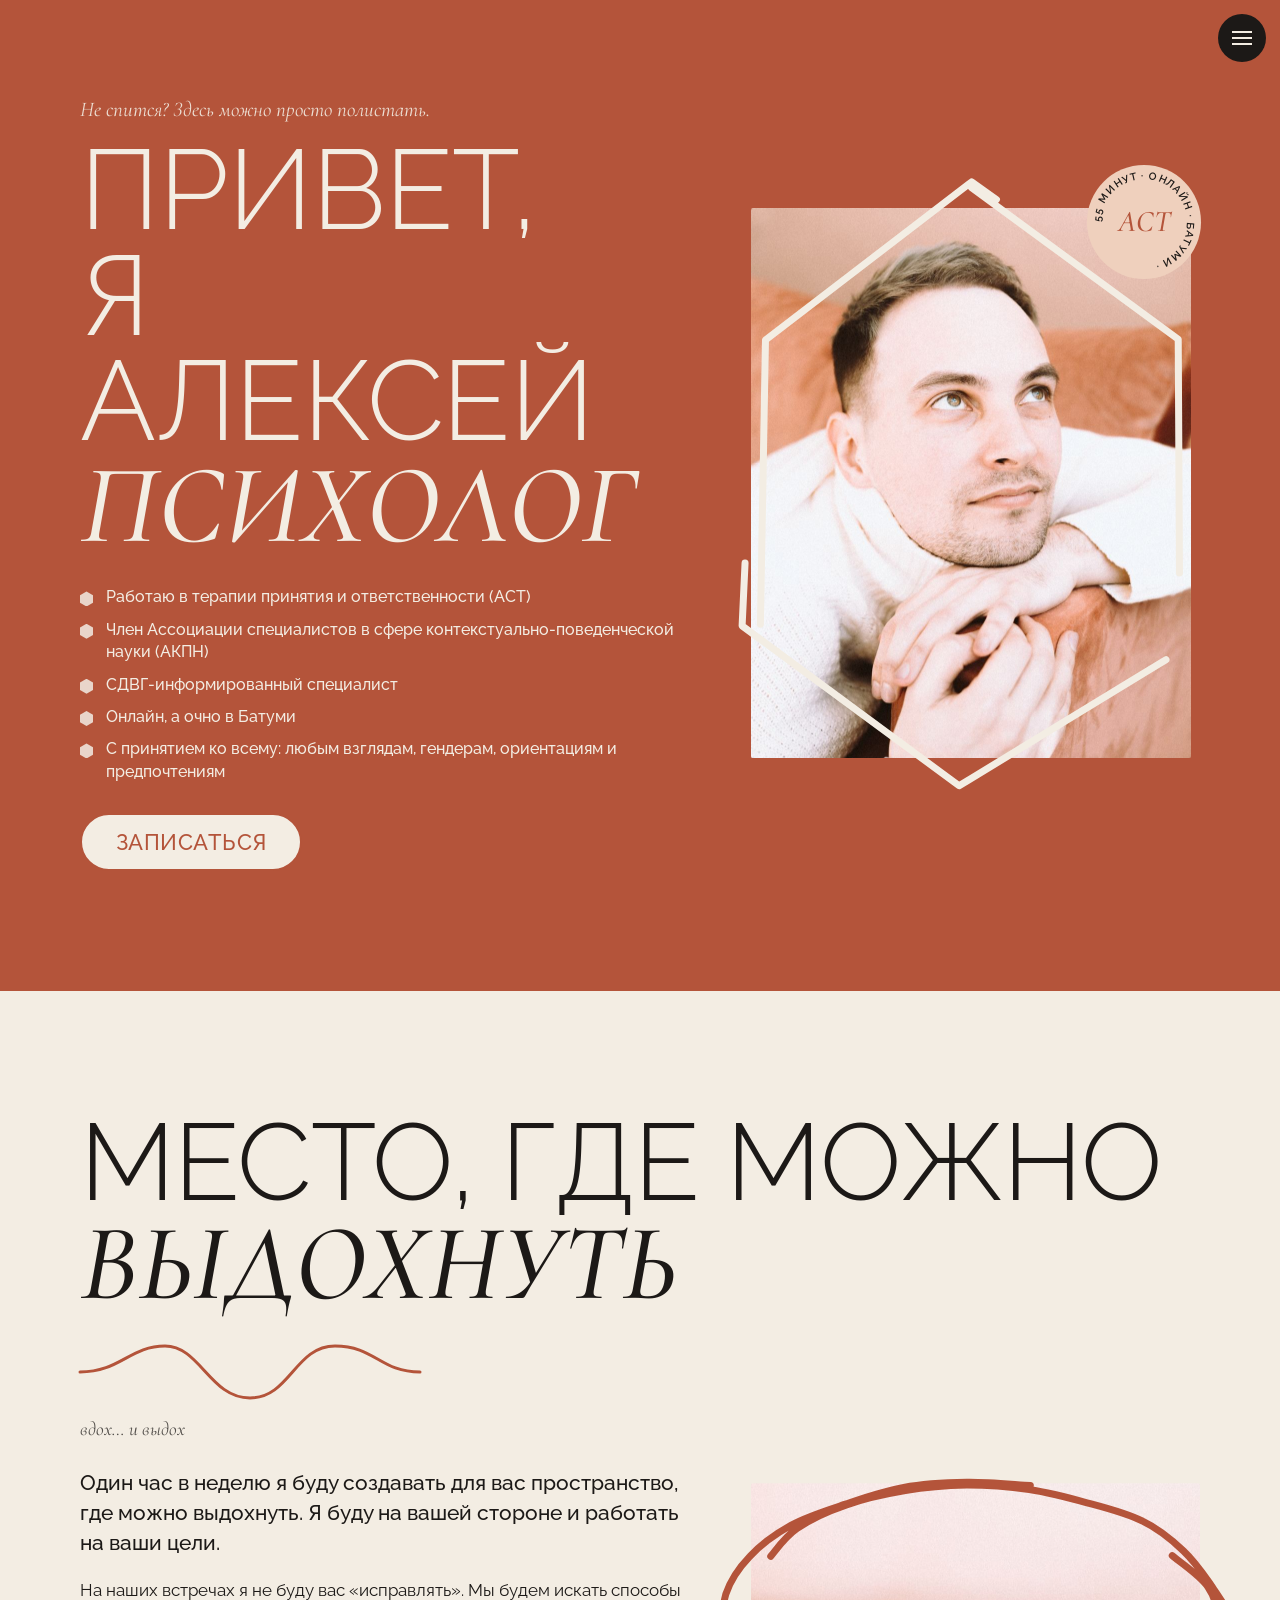
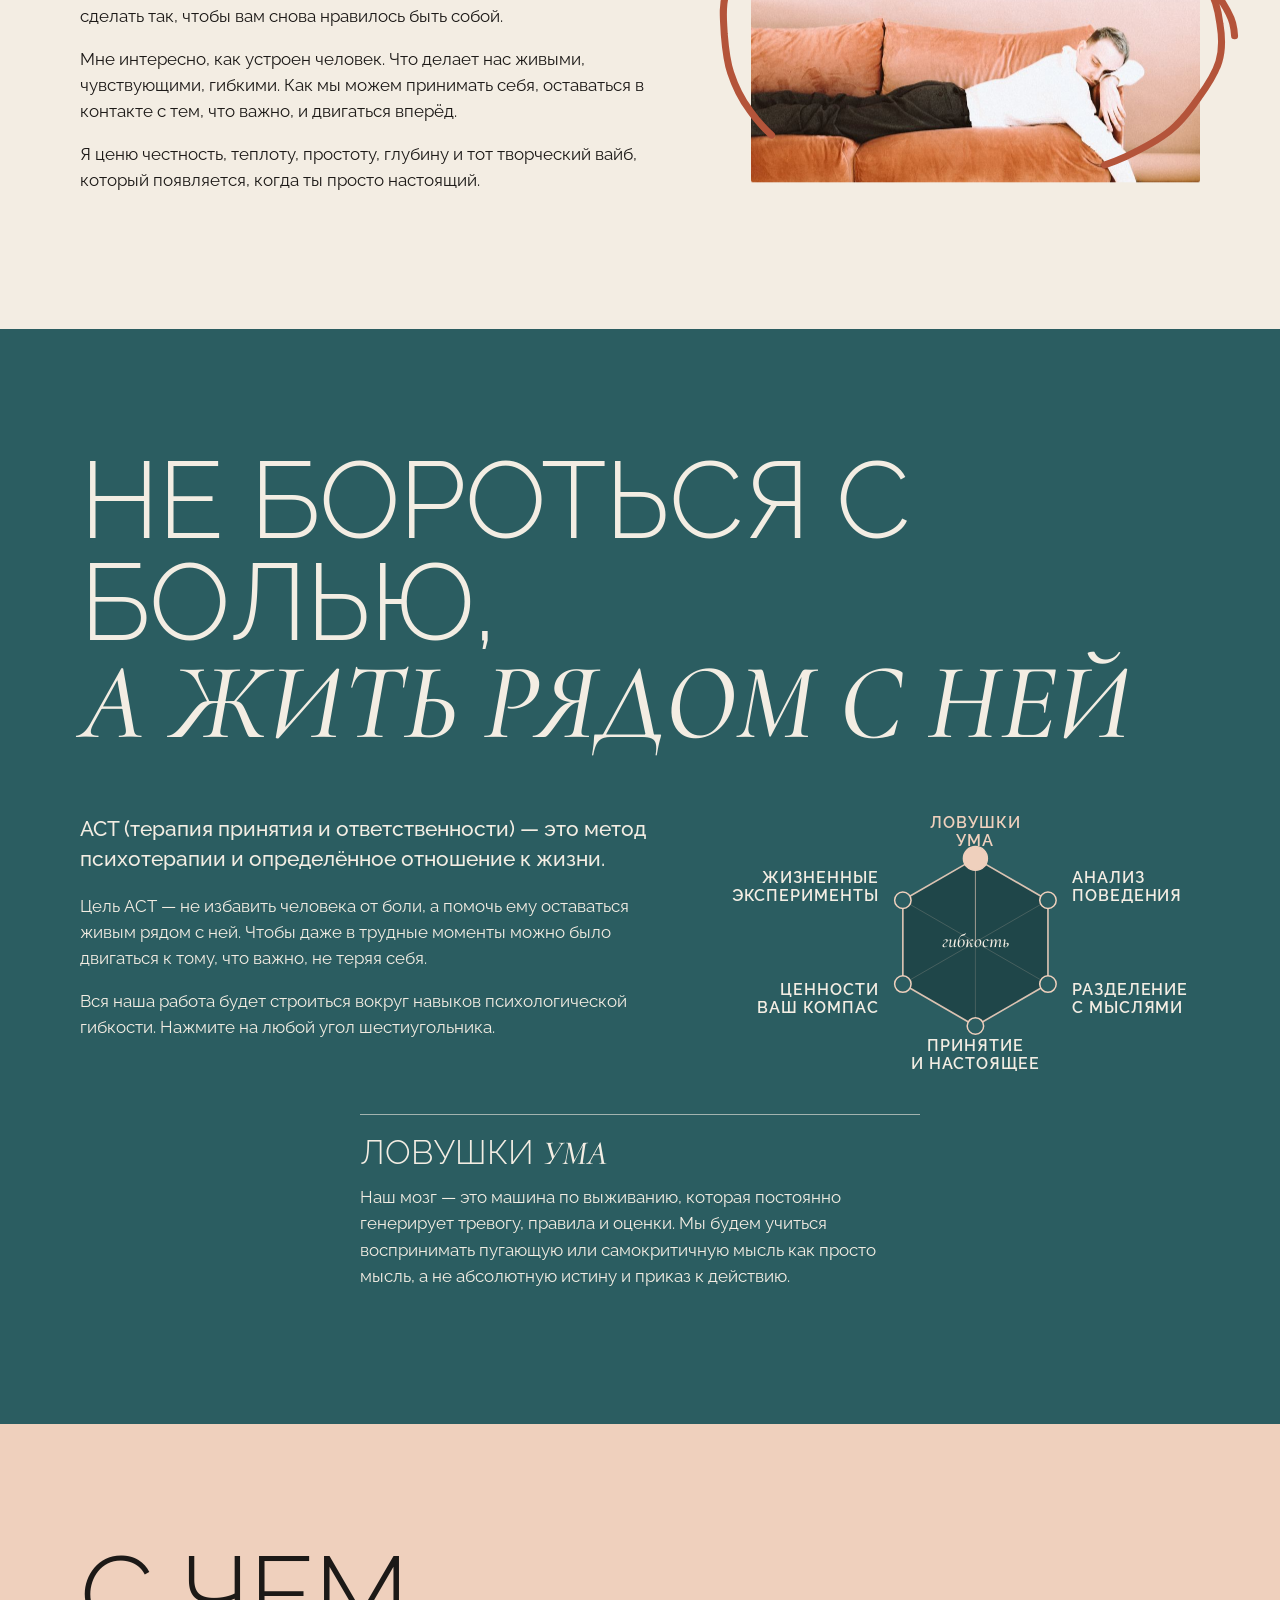
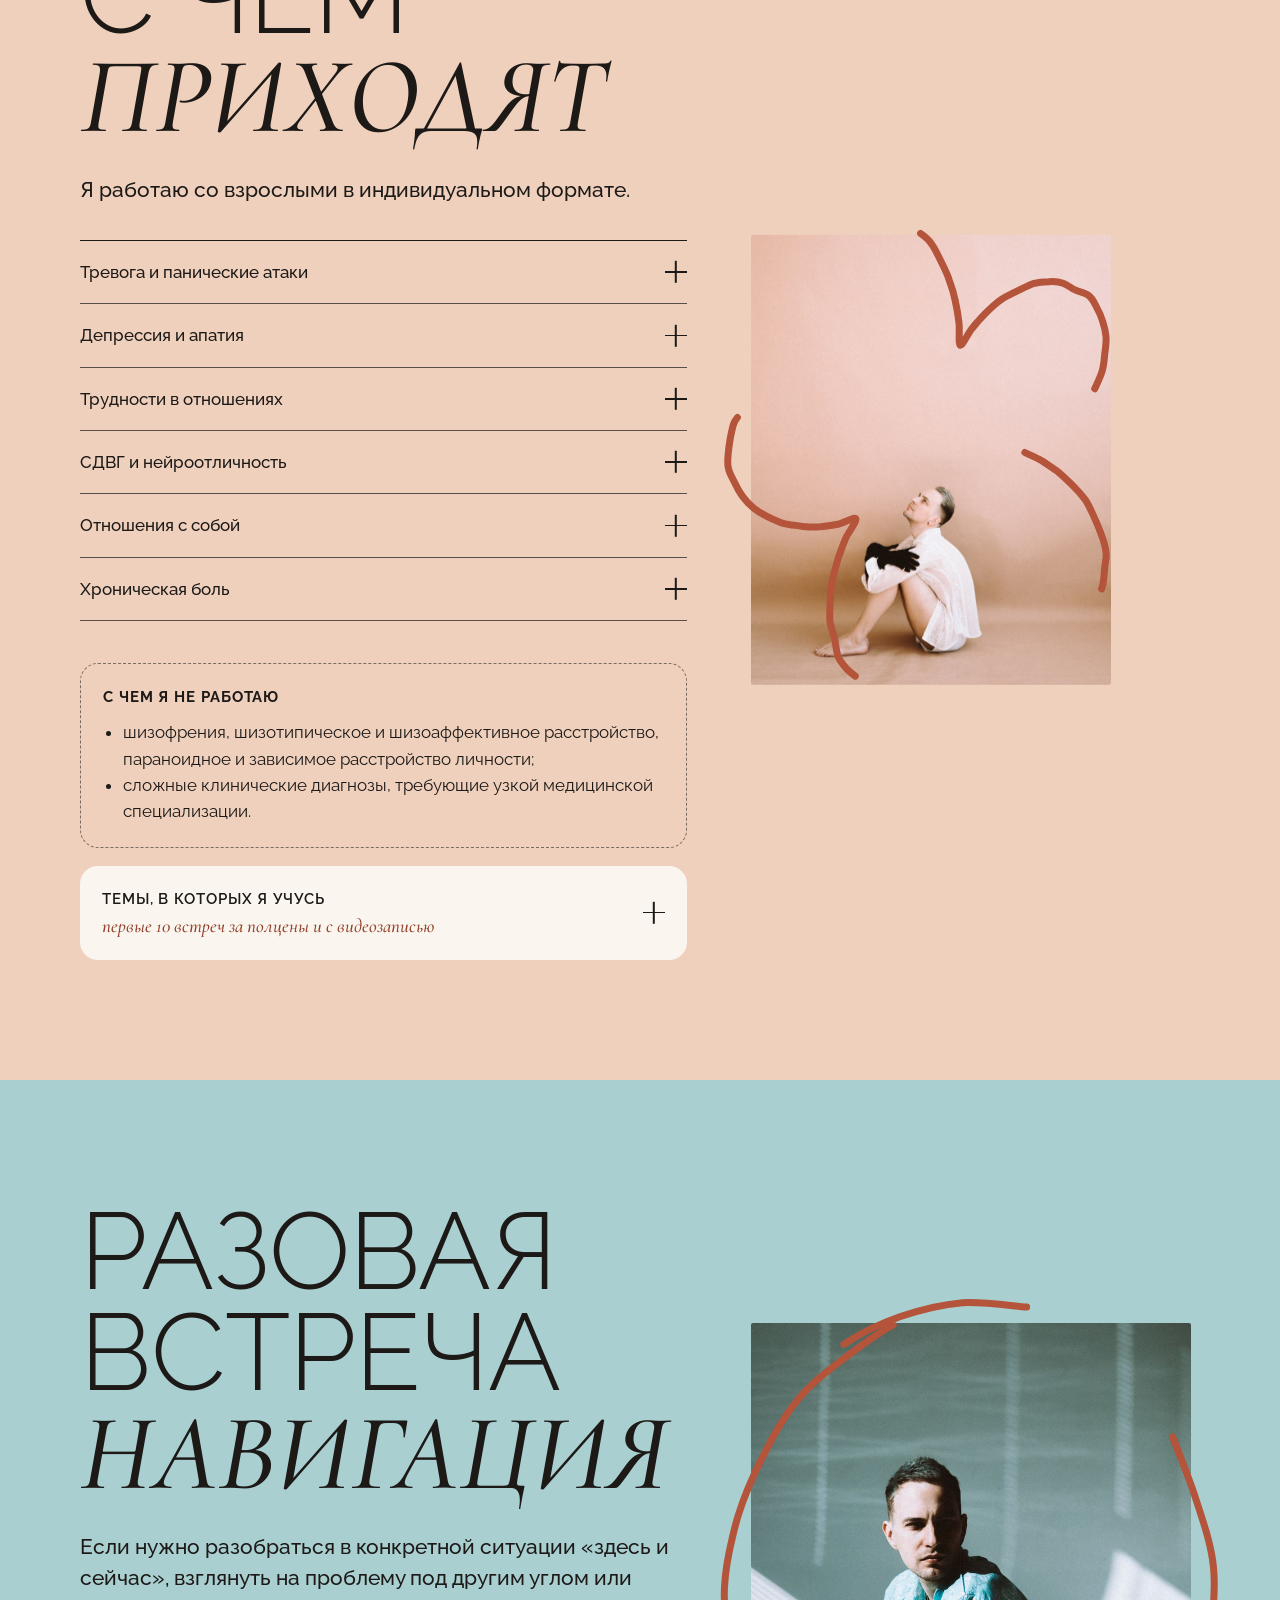
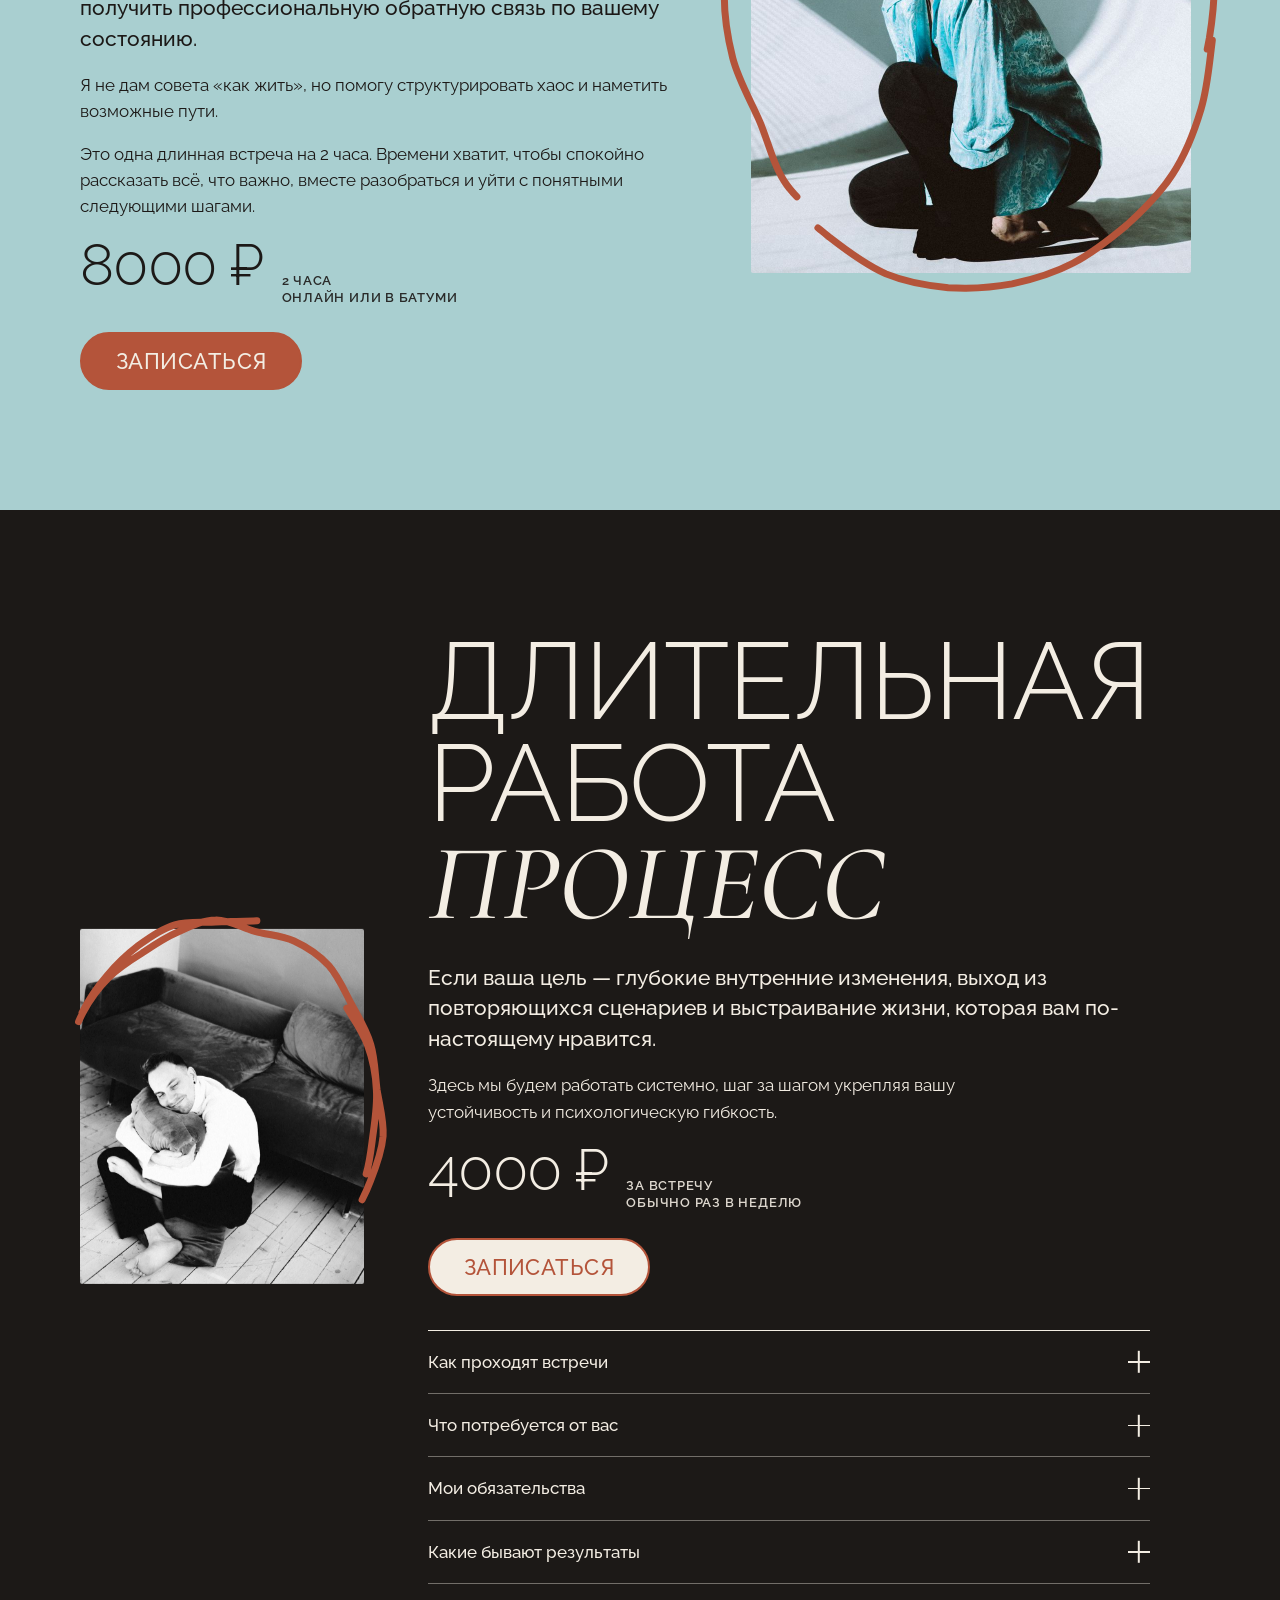
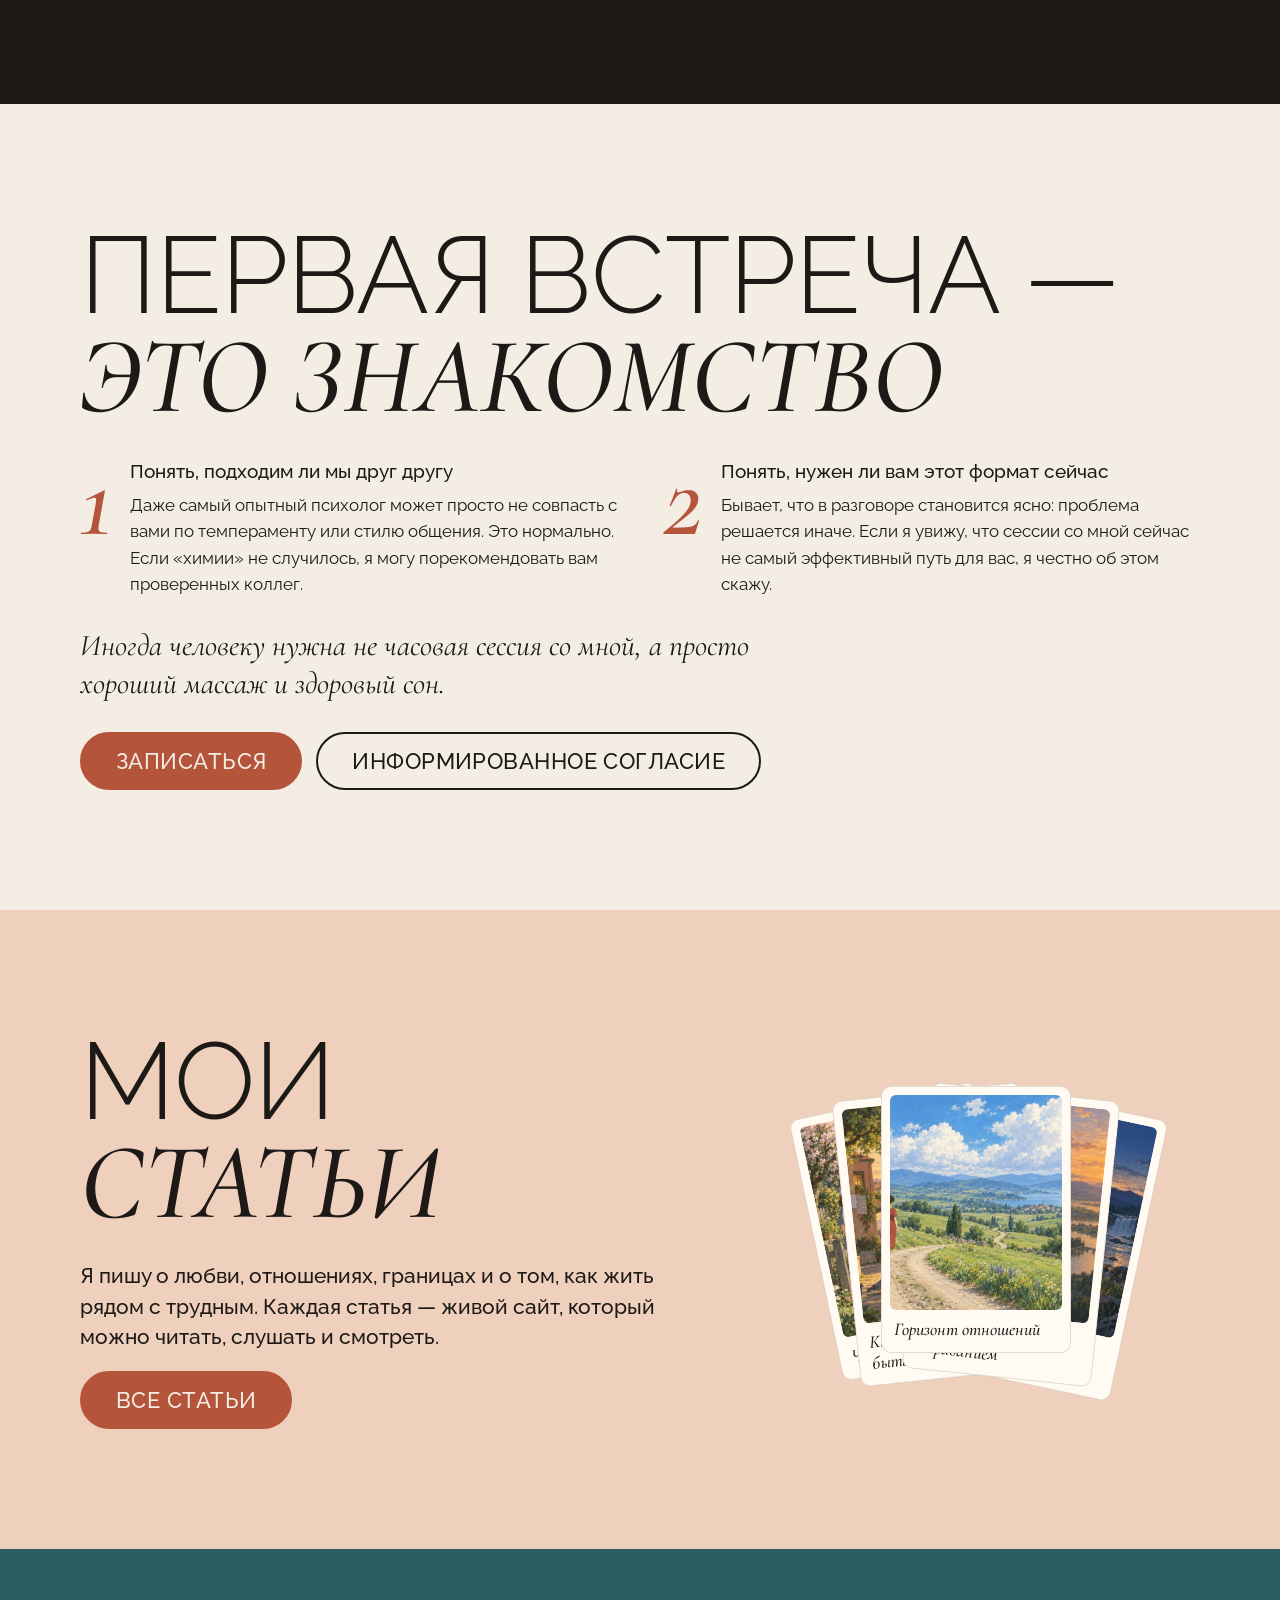
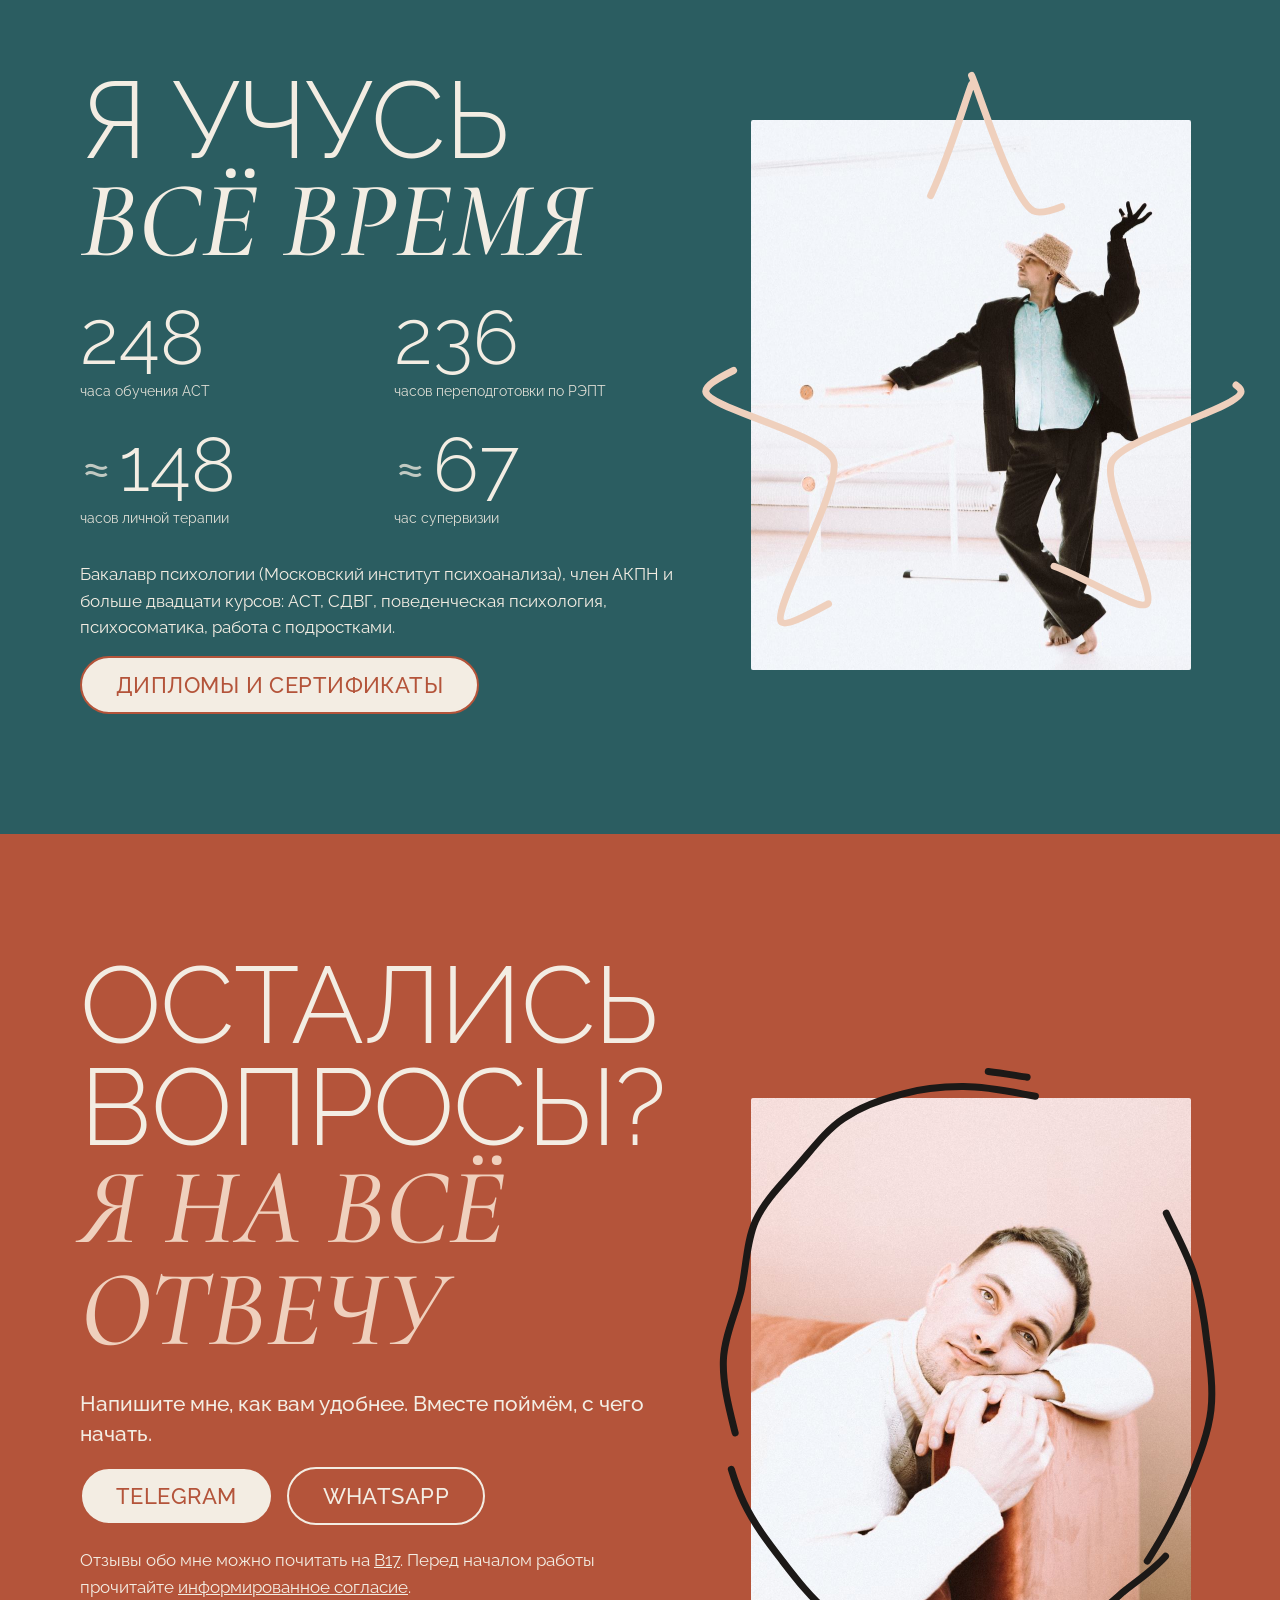
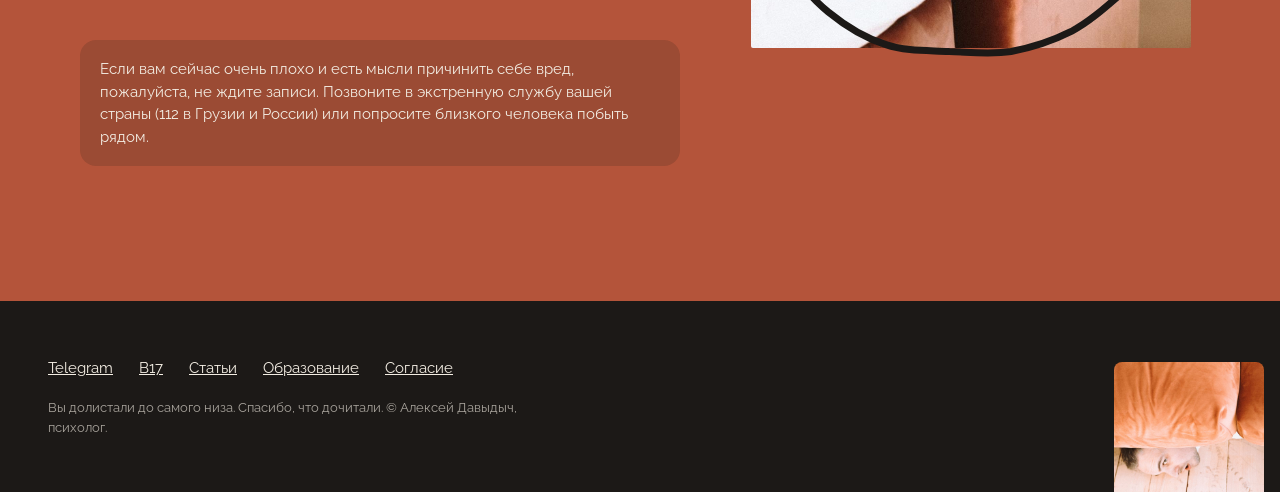
<file: index.html>
<!doctype html>
<html lang="ru">
<head>
<meta charset="utf-8">
<meta name="viewport" content="width=device-width, initial-scale=1, viewport-fit=cover">
<title>Алексей Давыдыч — психолог</title>
<link rel="icon" href="/favicon.ico" sizes="any">
<link rel="icon" href="/favicon.svg" type="image/svg+xml">
<link rel="apple-touch-icon" href="/apple-touch-icon.png">
<meta name="description" content="Психолог Алексей Давыдыч. Терапия принятия и ответственности (ACT). Онлайн и очно в Батуми.">
<meta name="theme-color" content="#b4543a">
<meta property="og:title" content="Алексей Давыдыч — психолог">
<meta property="og:description" content="Место, где можно выдохнуть. Терапия принятия и ответственности, онлайн и в Батуми.">
<meta property="og:image" content="img/hero.jpg">
<link rel="preconnect" href="https://fonts.googleapis.com">
<link rel="preconnect" href="https://fonts.gstatic.com" crossorigin>
<link href="https://fonts.googleapis.com/css2?family=Cormorant+Garamond:ital,wght@1,400;1,500&family=Raleway:wght@300;400;500;600&display=swap" rel="stylesheet">
<link rel="stylesheet" href="assets/site.css">
<style>
/* ---------- главная: свои детали ---------- */
.hero{min-height:100svh;padding-top:96px}
.hero .big{font-size:clamp(44px,12.4vw,112px)}
.badge{position:absolute;right:-12px;top:-46px;width:118px;height:118px;z-index:3;color:var(--ink)}
.badge{z-index:4}.badge svg{width:100%;height:100%;animation:spin 28s linear infinite}
.badge text{font:600 10.6px var(--sans);letter-spacing:.14em;text-transform:uppercase;fill:var(--ink)}
.badge circle{fill:var(--peach)}
.badge b{position:absolute;inset:0;display:grid;place-items:center;font:500 italic 30px/1 var(--serif);color:var(--terra)}
@keyframes spin{to{transform:rotate(360deg)}}
.hero .photo{--stroke:var(--cream)}

.breathe .photo{--ar:3/2;max-width:640px}
.breathe .photo img{object-position:50% 70%}
.breath-line{height:60px;margin:6px 0 26px;max-width:340px;color:var(--terra)}
.breath-line svg{width:100%;height:100%;overflow:visible}
.breath-line path{fill:none;stroke:currentColor;stroke-width:3;stroke-linecap:round;transform-origin:50% 50%;animation:breathe 8s ease-in-out infinite}
@keyframes breathe{0%,100%{transform:scaleY(.35)}45%{transform:scaleY(1)}}
.breath-hint{font-family:var(--serif);font-style:italic;font-size:19px;opacity:.75;margin:-14px 0 24px}

/* ACT: живой шестиугольник */
.act .big{color:var(--cream)}
.hexwrap{position:relative;max-width:520px;margin:30px auto 0;aspect-ratio:600/360;touch-action:manipulation}
.hexwrap svg{width:100%;height:100%;overflow:visible}
.hex-body{transform-origin:50% 50%;transition:transform 1.1s var(--spring)}
.hex-breath{transform-origin:50% 50%;animation:hexb 7s ease-in-out infinite}
@keyframes hexb{0%,100%{transform:scale(.97)}50%{transform:scale(1.02)}}
.hex-edge{fill:none;stroke:var(--peach);stroke-width:2.2;stroke-linejoin:round;opacity:.9}
.hex-fill{fill:var(--teal-deep);transition:fill .6s}
.hex-spoke{stroke:var(--peach);stroke-width:1;opacity:.25;transition:opacity .5s}
.hex-spoke.on{opacity:.85}
.node{cursor:pointer;-webkit-tap-highlight-color:transparent}
.node circle.dot{fill:var(--teal);stroke:var(--peach);stroke-width:2;transition:r .5s var(--spring),fill .4s}
.node.on circle.dot{fill:var(--peach)}
.node circle.hit{fill:transparent}
.node text{font:600 21px var(--sans);text-transform:uppercase;letter-spacing:.06em;fill:var(--cream);transition:fill .3s}
.node.on text{fill:var(--peach)}
.hex-center{font:500 italic 26px var(--serif);fill:var(--cream);text-anchor:middle;pointer-events:none}
.facet{min-height:190px;margin:26px auto 0;max-width:560px;border-top:1.5px solid color-mix(in srgb,var(--cream) 60%,transparent);padding-top:20px}
.facet h3{font-weight:300;text-transform:uppercase;font-size:clamp(24px,6.6vw,34px);line-height:1.05;margin:0 0 12px}
.facet h3 .s{font-family:var(--serif);font-style:italic;font-weight:500}
.facet p{margin:0;transition:opacity .35s,transform .45s var(--spring)}
.facet.swap p,.facet.swap h3{opacity:0;transform:translateY(8px)}
.facet h3{transition:opacity .35s,transform .45s var(--spring)}
.act-photo{--stroke:var(--peach);max-width:300px}

/* темы */
.topics .photo{--stroke:var(--terra);max-width:360px}
.notwork{margin-top:42px;padding:22px 22px 8px;border:1.5px dashed color-mix(in srgb,var(--ink) 55%,transparent);border-radius:18px;max-width:40em}
.notwork h3{margin:0 0 10px;font-size:15px;text-transform:uppercase;letter-spacing:.06em}
.notwork ul{margin:0 0 14px;padding-left:20px}
.learn{margin-top:18px;padding:4px 22px;background:var(--paper);border-radius:18px;max-width:40em;border:0}
.learn .acc__btn{padding:18px 0}
.learn__t{display:block;font-size:15px;text-transform:uppercase;letter-spacing:.06em;font-weight:600}
.learn .tag{display:block;margin-top:4px;font-family:var(--serif);font-style:italic;font-size:19px;font-weight:500;line-height:1.2;color:var(--terra-deep)}
.learn .acc__in > div{padding:0 0 14px}
.learn p{margin:0 0 12px}
.learn ul{margin:0 0 12px;padding-left:20px}

/* форматы */
.fmt .photo{--stroke:var(--terra)}
.fmt-long .photo{--stroke:var(--terra)}
.fmt-long .photo img{filter:grayscale(1) contrast(1.05)}
.fmt-long .acc__item{border-color:color-mix(in srgb,var(--cream) 40%,transparent)}

/* первая встреча */
.goals{display:grid;gap:26px;margin:10px 0 30px}
.goal{display:grid;grid-template-columns:auto 1fr;gap:18px;align-items:start}
.goal b{font:500 italic clamp(64px,16vw,110px)/.8 var(--serif);color:var(--terra)}
.goal h3{margin:4px 0 8px;font-weight:500;font-size:19px;line-height:1.3}
.goal p{margin:0}
@media (min-width:880px){.goals{grid-template-columns:1fr 1fr;gap:46px}}
.aside-note{font-family:var(--serif);font-style:italic;font-size:clamp(22px,5.6vw,30px);line-height:1.25;max-width:24em;margin:10px 0 30px}

/* статьи: веер открыток */
.fan{position:relative;height:330px;margin:34px auto 10px;max-width:520px;touch-action:pan-y}
.card{position:absolute;left:50%;top:10px;width:190px;margin-left:-95px;background:#fffaf2;border-radius:10px;padding:8px 8px 12px;border:1px solid rgba(60,30,10,.14);text-decoration:none;color:var(--ink);transform-origin:50% 120%;transition:transform .8s var(--spring),box-shadow .4s;-webkit-tap-highlight-color:transparent}
.card img{width:100%;aspect-ratio:4/5;object-fit:cover;border-radius:6px}
.card span{display:block;font:500 italic 18px/1.15 var(--serif);margin:9px 4px 0}
.card.lift{z-index:9}
.card.soon img{filter:saturate(.4) brightness(1.08)}
.card.soon span::after{content:" · скоро";font-family:var(--sans);font-style:normal;font-size:12px;letter-spacing:.06em;text-transform:uppercase;opacity:.7}

/* образование */
.edu .photo{--stroke:var(--peach)}
.stats{display:grid;grid-template-columns:1fr 1fr;gap:26px 20px;margin:10px 0 34px}
.stat b{display:block;font-weight:300;font-size:clamp(46px,12vw,76px);line-height:1}
.stat span{display:block;font-size:14px;line-height:1.35;margin-top:6px;opacity:.9}
.stat b.approx::before{content:"≈";margin-right:.08em;opacity:.75}
.stat span span{display:inline;margin:0;font-size:inherit;opacity:1}

/* финал */
.final .big .s{color:var(--peach)}
.final .photo{--stroke:var(--ink)}
.calm{margin-top:40px;padding:18px 20px;border-radius:16px;background:color-mix(in srgb,var(--ink) 16%,transparent);font-size:15px;line-height:1.5;max-width:40em}

/* подвал с секретом */
.peek{position:absolute;right:16px;bottom:-140px;width:150px;transition:transform 1.4s var(--spring);pointer-events:none}
.peek img{border-radius:8px 8px 0 0;width:150px;height:150px;object-fit:cover;object-position:50% 100%}
.foot.seen .peek{transform:translateY(-120px)}
.foot-inner{position:relative;z-index:2;max-width:calc(100% - 150px)}
@media (min-width:880px){.foot-inner{max-width:var(--max)}}
</style>
</head>
<body>

<button class="menu-btn" aria-label="Меню" aria-expanded="false"><i></i></button>
<nav class="menu" aria-label="Разделы">
  <a href="#hello">Привет</a>
  <a href="#act">Что такое <span class="s">ACT</span></a>
  <a href="#topics">С чем приходят</a>
  <a href="#formats">Как мы <span class="s">работаем</span></a>
  <a href="#first">Первая встреча</a>
  <a href="#stati">Мои <span class="s">статьи</span></a>
  <a href="obrazovanie/">Образование</a>
  <a href="#write">Записаться</a>
  <p class="menu-small">Онлайн и очно в Батуми · <a href="soglasie/" style="display:inline;font-size:inherit;text-transform:none;opacity:1;transform:none">информированное согласие</a></p>
</nav>

<!-- 1. ПРИВЕТ -->
<section class="sec sec--terra hero" id="hello">
  <div class="wrap split">
    <div>
      <p class="whisper" id="whisper"></p>
      <h1 class="big rise"><span class="line" id="hi">Привет,</span><span class="line">я Алексей</span><span class="line s">психолог</span></h1>
      <ul class="facts rise">
        <li>Работаю в терапии принятия и ответственности (ACT)</li>
        <li>Член Ассоциации специалистов в сфере контекстуально-поведенческой науки (АКПН)</li>
        <li>СДВГ-информированный специалист</li>
        <li>Онлайн, а очно в Батуми</li>
        <li>С принятием ко всему: любым взглядам, гендерам, ориентациям и предпочтениям</li>
      </ul>
      <div class="pills rise"><a class="pill" href="#write">Записаться</a></div>
    </div>
    <div class="photo" data-draw="hex" data-seed="7">
      <div class="badge" aria-hidden="true">
        <svg viewBox="0 0 120 120"><defs><path id="bp" d="M60 60 m-44 0 a44 44 0 1 1 88 0 a44 44 0 1 1 -88 0"/></defs>
          <circle cx="60" cy="60" r="58"/><text><textPath href="#bp">55 минут · онлайн · Батуми · </textPath></text></svg>
        <b>ACT</b>
      </div>
      <img src="img/hero.jpg" alt="Алексей Давыдыч улыбается, положив голову на руки" width="880" height="1100" fetchpriority="high">
    </div>
  </div>
</section>

<!-- 2. ВЫДОХНУТЬ -->
<section class="sec sec--cream breathe" id="about">
  <div class="wrap">
    <h2 class="big rise"><span class="line">Место, где можно</span><span class="line s">выдохнуть</span></h2>
    <div class="breath-line" aria-hidden="true"><svg viewBox="0 0 340 60" preserveAspectRatio="none"><path d="M0 30 C 40 30, 50 4, 85 4 S 130 56, 170 56 S 215 4, 255 4 S 300 30, 340 30"/></svg></div>
    <p class="breath-hint" aria-hidden="true">вдох… и выдох</p>
    <div class="split">
      <div>
        <p class="lead rise">Один час в неделю я буду создавать для вас пространство, где можно выдохнуть. Я буду на вашей стороне и работать на ваши цели.</p>
        <p class="p rise">На наших встречах я не буду вас «исправлять». Мы будем искать способы сделать так, чтобы вам снова нравилось быть собой.</p>
        <p class="p rise">Мне интересно, как устроен человек. Что делает нас живыми, чувствующими, гибкими. Как мы можем принимать себя, оставаться в контакте с тем, что важно, и двигаться вперёд.</p>
        <p class="p rise">Я ценю честность, теплоту, простоту, глубину и тот творческий вайб, который появляется, когда ты просто настоящий.</p>
      </div>
      <div class="photo" data-draw="loop" data-seed="4" style="--stroke:var(--terra)">
        <img src="img/lie.jpg" alt="Алексей лежит на терракотовом диване" loading="lazy">
      </div>
    </div>
  </div>
</section>

<!-- 3. ACT -->
<section class="sec sec--teal act" id="act">
  <div class="wrap">
    <h2 class="big rise"><span class="line">Не бороться с болью,</span><span class="line s">а жить рядом с ней</span></h2>
    <div class="split">
      <div>
        <p class="lead rise">ACT (терапия принятия и ответственности) — это метод психотерапии и определённое отношение к жизни.</p>
        <p class="p rise">Цель ACT — не избавить человека от боли, а помочь ему оставаться живым рядом с ней. Чтобы даже в трудные моменты можно было двигаться к тому, что важно, не теряя себя.</p>
        <p class="p rise">Вся наша работа будет строиться вокруг навыков психологической гибкости. Нажмите на любой угол шестиугольника.</p>
      </div>
      <div>
        <div class="hexwrap" id="hex" role="group" aria-label="Шесть навыков психологической гибкости"></div>
      </div>
    </div>
    <div class="facet" id="facet" aria-live="polite"><h3></h3><p></p></div>
  </div>
</section>

<!-- 4. ТЕМЫ -->
<section class="sec sec--peach topics" id="topics">
  <div class="wrap split">
    <div>
      <h2 class="big rise"><span class="line">С чем</span><span class="line s">приходят</span></h2>
      <p class="lead rise">Я работаю со взрослыми в индивидуальном формате.</p>
      <div class="acc rise">
        <div class="acc__item"><button class="acc__btn">Тревога и панические атаки<span class="acc__plus"></span></button><div class="acc__body"><div class="acc__in"><div><p>Работа с навязчивыми мыслями, фобиями и хроническим беспокойством.</p><p>Сюда же относится эмоциональная неустойчивость: трудно управлять эмоциями, тревожно в ситуациях неопределённости. Учимся обращаться с гневом, стыдом и виной и глубже понимать свои чувства.</p><p>А также стресс, связанный с эмиграцией: от тревоги перед переездом до поиска себя в новой стране.</p></div></div></div></div>
        <div class="acc__item"><button class="acc__btn">Депрессия и апатия<span class="acc__plus"></span></button><div class="acc__body"><div class="acc__in"><div><p>Тотальное отсутствие энергии, апатия, невозможность выполнять привычные дела. Ангедония: утрата интереса к хобби, работе, общению. Чувство пустоты, безнадёжности, хроническая печаль, проблемы со сном и аппетитом.</p><p>Сюда же относятся кризисы и утраты: трудные жизненные ситуации, горевание, потеря ориентиров, внутренние конфликты, личностный кризис.</p></div></div></div></div>
        <div class="acc__item"><button class="acc__btn">Трудности в отношениях<span class="acc__plus"></span></button><div class="acc__body"><div class="acc__in"><div><p>Одиночество, эмоциональная зависимость, выбор одного и того же типа партнёров, «абьюз», «токсичные отношения», конфликты, поиск партнёра или проживание расставания.</p></div></div></div></div>
        <div class="acc__item"><button class="acc__btn">СДВГ и нейроотличность<span class="acc__plus"></span></button><div class="acc__body"><div class="acc__in"><div><p>Взрослый СДВГ: трудно организовать время, дела откладываются на последнюю минуту, прокрастинация, забывчивость, неумение расставлять приоритеты, чувство вины за неэффективность.</p><p>РАС и другие особенности восприятия: сопровождение, социальная адаптация и принятие своей идентичности.</p></div></div></div></div>
        <div class="acc__item"><button class="acc__btn">Отношения с собой<span class="acc__plus"></span></button><div class="acc__body"><div class="acc__in"><div><p>Внутренний критик, неустойчивая самооценка, неуверенность в себе. Когда кажется, что вы «недостаточно хороши», постоянно сравниваете себя с другими и боитесь осуждения.</p><p>А также сложности в вопросах гендерной идентичности или сексуальной ориентации, неприятие своего образа тела.</p><p>И выгорание, особенно в начале практики: синдром самозванца, страх проявиться, вредный перфекционизм. Восстанавливаем мотивацию и ищем своё дело.</p></div></div></div></div>
        <div class="acc__item"><button class="acc__btn">Хроническая боль<span class="acc__plus"></span></button><div class="acc__body"><div class="acc__in"><div><p>Живёте в постоянном ожидании следующего приступа, медицинские обследования не дают ответов, вы боитесь лишний раз пошевелиться, чтобы не спровоцировать боль, и из-за этого ваша жизнь сужается до размеров дивана.</p></div></div></div></div>
      </div>
      <div class="notwork rise">
        <h3>С чем я не работаю</h3>
        <ul><li>шизофрения, шизотипическое и шизоаффективное расстройство, параноидное и зависимое расстройство личности;</li><li>сложные клинические диагнозы, требующие узкой медицинской специализации.</li></ul>
      </div>
      <div class="learn acc__item rise">
        <button class="acc__btn"><span><span class="learn__t">Темы, в которых я учусь</span><span class="tag">первые 10 встреч за полцены и с видеозаписью</span></span><span class="acc__plus"></span></button>
        <div class="acc__body"><div class="acc__in"><div>
        <p>Есть две темы, в которых я сейчас повышаю квалификацию:</p>
        <ul><li>алкогольная и наркотическая зависимость;</li><li>расстройства пищевого поведения (РПП).</li></ul>
        <p>В этих темах я работаю под наблюдением опытного супервизора: разбираю с ним нашу работу. Это значит, что вы получаете помощь, а я одновременно расту как специалист в этой теме.</p>
        <p>Первые 10 встреч стоят полцены, 2000 ₽ вместо 4000 ₽. Важное условие: эти 10 встреч обязательно записываются на видео. Запись нужна только для разбора работы с супервизором. С 11-й встречи цена обычная, 4000 ₽.</p>
        <p>Если вам такой формат подходит, напишите мне, и мы обсудим всё подробно до начала.</p>
        </div></div></div>
      </div>
    </div>
    <div class="photo" data-draw="flower" data-seed="11">
      <img src="img/small.jpg" alt="Алексей сидит на полу, обхватив колени" loading="lazy">
    </div>
  </div>
</section>

<!-- 5. ФОРМАТЫ -->
<section class="sec sec--sky fmt" id="formats">
  <div class="wrap split">
    <div>
      <h2 class="big rise"><span class="line">Разовая</span><span class="line">встреча</span><span class="line s">навигация</span></h2>
      <p class="lead rise">Если нужно разобраться в конкретной ситуации «здесь и сейчас», взглянуть на проблему под другим углом или получить профессиональную обратную связь по вашему состоянию.</p>
      <p class="p rise">Я не дам совета «как жить», но помогу структурировать хаос и наметить возможные пути.</p>
      <p class="p rise">Это одна длинная встреча на 2 часа. Времени хватит, чтобы спокойно рассказать всё, что важно, вместе разобраться и уйти с понятными следующими шагами.</p>
      <div class="price rise"><b>8000 ₽</b><span>2 часа<br>онлайн или в Батуми</span></div>
      <div class="pills rise"><a class="pill pill--terra" href="#write">Записаться</a></div>
    </div>
    <div class="photo" data-draw="loop" data-seed="5">
      <img src="img/crouch.jpg" alt="Алексей сидит на корточках в бирюзовой рубашке" loading="lazy">
    </div>
  </div>
</section>

<section class="sec sec--ink fmt-long">
  <div class="wrap split split--rev">
    <div class="photo" data-draw="loop" data-seed="9">
      <img src="img/hug.jpg" alt="Чёрно-белое фото: Алексей обнимает подушку на полу" loading="lazy">
    </div>
    <div>
      <h2 class="big rise"><span class="line">Длительная</span><span class="line">работа</span><span class="line s">процесс</span></h2>
      <p class="lead rise">Если ваша цель — глубокие внутренние изменения, выход из повторяющихся сценариев и выстраивание жизни, которая вам по-настоящему нравится.</p>
      <p class="p rise">Здесь мы будем работать системно, шаг за шагом укрепляя вашу устойчивость и психологическую гибкость.</p>
      <div class="price rise"><b>4000 ₽</b><span>за встречу<br>обычно раз в неделю</span></div>
      <div class="pills rise"><a class="pill" href="#write">Записаться</a></div>
      <div class="acc rise">
        <div class="acc__item"><button class="acc__btn">Как проходят встречи<span class="acc__plus"></span></button><div class="acc__body"><div class="acc__in"><div>
          <p>Длительность сессии 50–60 минут. При длительной работе мы обычно встречаемся раз в неделю в закреплённое время. Это оптимальный ритм: у вас есть время перенести опыт из кабинета в реальную жизнь, но при этом мы не теряем фокус. Когда вы почувствуете, что твёрдо стоите на ногах, мы можем встречаться реже.</p>
          <p>Обычно я начинаю с прояснения, как вы и где находитесь «здесь и сейчас». Мы исследуем прошедшую неделю, разбираем конкретные ситуации: где вы застряли, где поддались старым привычкам, а где смогли поступить по-новому. Иногда клиент заведомо выбирает «просто пожаловаться» без какого-либо анализа. Так, конечно же, тоже можно!</p>
          <p>По возможности мы делаем практические упражнения прямо на сессии, а в конце договариваемся о том, что вы попробуете сделать по-другому до следующей встречи. Каждая сессия уникальна и складывается по ходу общения.</p>
        </div></div></div></div>
        <div class="acc__item"><button class="acc__btn">Что потребуется от вас<span class="acc__plus"></span></button><div class="acc__body"><div class="acc__in"><div>
          <p>Терапия — это не пассивное созерцание, это работа, за которую мне вы платите деньгами, а себе своим временем, усилиями и честностью.</p>
          <ul>
            <li><b>Быть открытым</b> настолько, насколько это возможно сейчас.</li>
            <li><b>Исследовать новое.</b> Один час в неделю мы проектируем изменения, но главная работа происходит в остальные 167 часов вашей недели.</li>
            <li><b>Быть терпеливым к себе.</b> Изменения редко бывают линейными.</li>
            <li><b>Не бросать поиск</b>, когда ответ не находится мгновенно. Решить, что «не знаю» не комната, а дверь.</li>
          </ul>
        </div></div></div></div>
        <div class="acc__item"><button class="acc__btn">Мои обязательства<span class="acc__plus"></span></button><div class="acc__body"><div class="acc__in"><div>
          <p>Я не могу полностью отвечать за ваш результат, но могу за качество процесса.</p>
          <ul>
            <li><b>Конфиденциальность.</b> Всё, что происходит в кабинете, остаётся между нами. Исключение — супервизия, и только с вашего согласия и с изменёнными личными данными.</li>
            <li><b>Присутствие.</b> В течение нашего часа всё моё внимание, опыт и знания принадлежат вашему запросу.</li>
            <li><b>Прозрачность.</b> Если у меня возникают профессиональные гипотезы, я поделюсь ими. Никаких «тайных диагнозов».</li>
            <li><b>Ваше благополучие как приоритет.</b> Без оценок и осуждения, по профессиональному этическому кодексу.</li>
            <li><b>Честность о границах.</b> Если пойму, что мои компетенции или формат вам не подходят, скажу об этом и помогу найти альтернативу.</li>
          </ul>
        </div></div></div></div>
        <div class="acc__item"><button class="acc__btn">Какие бывают результаты<span class="acc__plus"></span></button><div class="acc__body"><div class="acc__in"><div>
          <p>В терапии нет гарантий «полного исцеления от всех бед». Жизнь моих клиентов не стала «идеальной», у них всё ещё бывают плохие дни. Но вот как это бывает:</p>
          <ul>
            <li>девушка решается начать практику в новой профессии и страшно собой гордится. Пугающие мысли никуда не делись, но больше не мешают двигаться;</li>
            <li>мужчина прекращает изматывающую гонку за «успешным успехом» и в тишине простой жизни находит для себя счастье;</li>
            <li>многолетняя обида на родителей перестаёт быть кровоточащей раной;</li>
            <li>человек с хронической болью впервые за долгое время просто идёт на прогулку или в кино;</li>
            <li>молодому человеку становится так интересно жить, что ему просто некогда назначать со мной встречи. Для меня это лучший результат.</li>
          </ul>
        </div></div></div></div>
      </div>
    </div>
  </div>
</section>

<!-- 6. ПЕРВАЯ ВСТРЕЧА -->
<section class="sec sec--cream" id="first">
  <div class="wrap">
    <h2 class="big rise"><span class="line">Первая встреча —</span><span class="line s">это знакомство</span></h2>
    <div class="goals">
      <div class="goal rise"><b>1</b><div><h3>Понять, подходим ли мы друг другу</h3><p>Даже самый опытный психолог может просто не совпасть с вами по темпераменту или стилю общения. Это нормально. Если «химии» не случилось, я могу порекомендовать вам проверенных коллег.</p></div></div>
      <div class="goal rise"><b>2</b><div><h3>Понять, нужен ли вам этот формат сейчас</h3><p>Бывает, что в разговоре становится ясно: проблема решается иначе. Если я увижу, что сессии со мной сейчас не самый эффективный путь для вас, я честно об этом скажу.</p></div></div>
    </div>
    <p class="aside-note rise">Иногда человеку нужна не часовая сессия со мной, а просто хороший массаж и здоровый сон.</p>
    <div class="pills rise"><a class="pill pill--terra" href="#write">Записаться</a><a class="pill pill--ghost" href="soglasie/">Информированное согласие</a></div>
  </div>
</section>

<!-- 7. СТАТЬИ -->
<section class="sec sec--peach" id="stati">
  <div class="wrap split">
    <div>
      <h2 class="big rise"><span class="line">Мои</span><span class="line s">статьи</span></h2>
      <p class="lead rise">Я пишу о любви, отношениях, границах и о том, как жить рядом с трудным. Каждая статья — живой сайт, который можно читать, слушать и смотреть.</p>
      <div class="pills rise"><a class="pill pill--terra" href="stati/">Все статьи</a></div>
    </div>
    <div class="fan" id="fan" aria-label="Открытки со статьями"></div>
  </div>
</section>

<!-- 8. ОБРАЗОВАНИЕ -->
<section class="sec sec--teal edu" id="edu">
  <div class="wrap split">
    <div>
      <h2 class="big rise"><span class="line">Я учусь</span><span class="line s">всё время</span></h2>
      <div class="stats">
        <div class="stat rise"><b data-count="263">263</b><span>часа обучения ACT</span></div>
        <div class="stat rise"><b data-count="250">250</b><span>часов переподготовки по РЭПТ</span></div>
        <div class="stat rise"><b class="approx" data-count="118" data-grow="118,2026-03-01,7">118</b><span><span data-unit="118,2026-03-01,7">часов</span> личной терапии</span></div>
        <div class="stat rise"><b class="approx" data-count="63" data-grow="63,2026-03-26,30.44">63</b><span><span data-unit="63,2026-03-26,30.44">часа</span> супервизии</span></div>
      </div>
      <p class="p rise">Бакалавр психологии (Московский институт психоанализа), член АКПН и больше двадцати курсов: ACT, СДВГ, поведенческая психология, психосоматика, работа с подростками.</p>
      <div class="pills rise"><a class="pill" href="obrazovanie/">Дипломы и сертификаты</a></div>
    </div>
    <div class="photo" data-draw="star" data-seed="13">
      <img src="img/hat.jpg" alt="Алексей в шляпе танцует у балетного станка" loading="lazy">
    </div>
  </div>
</section>

<!-- 9. ФИНАЛ -->
<section class="sec sec--terra final" id="write">
  <div class="wrap split">
    <div>
      <h2 class="big rise"><span class="line">Остались</span><span class="line">вопросы?</span><span class="line s">Я на всё отвечу</span></h2>
      <p class="lead rise">Напишите мне, как вам удобнее. Вместе поймём, с чего начать.</p>
      <div class="pills rise">
        <a class="pill" href="https://t.me/lexej" target="_blank" rel="noopener">Telegram</a>
        <a class="pill pill--ghost" href="https://wa.me/79182782241?text=%D0%9F%D1%80%D0%B8%D0%B2%D0%B5%D1%82%2C%20%D1%8F%20%D1%85%D0%BE%D1%87%D1%83%20%D0%B7%D0%B0%D0%BF%D0%B8%D1%81%D0%B0%D1%82%D1%8C%D1%81%D1%8F%20%D0%BD%D0%B0%20%D0%BF%D0%B5%D1%80%D0%B2%D1%83%D1%8E%20%D0%B2%D1%81%D1%82%D1%80%D0%B5%D1%87%D1%83" target="_blank" rel="noopener">WhatsApp</a>
      </div>
      <p class="p rise" style="margin-top:22px">Отзывы обо мне можно почитать на <a href="https://www.b17.ru/davydych_aleksey/" target="_blank" rel="noopener">B17</a>. Перед началом работы прочитайте <a href="soglasie/">информированное согласие</a>.</p>
      <p class="calm rise">Если вам сейчас очень плохо и есть мысли причинить себе вред, пожалуйста, не ждите записи. Позвоните в экстренную службу вашей страны (112 в Грузии и России) или попросите близкого человека побыть рядом.</p>
    </div>
    <div class="photo" data-draw="loop" data-seed="21">
      <img src="img/lean.jpg" alt="Алексей облокотился на спинку дивана и смотрит в камеру" loading="lazy">
    </div>
  </div>
</section>

<footer class="foot" id="foot">
  <div class="foot-inner">
    <div class="foot__row"><a href="https://t.me/lexej">Telegram</a><a href="https://www.b17.ru/davydych_aleksey/">B17</a><a href="stati/">Статьи</a><a href="obrazovanie/">Образование</a><a href="soglasie/">Согласие</a></div>
    <p class="foot__small" id="footnote">© Алексей Давыдыч, психолог. Терапия принятия и ответственности.</p>
  </div>
  <div class="peek" aria-hidden="true"><img src="img/peek.jpg" alt="" loading="lazy"></div>
</footer>

<script src="assets/site.js"></script>
<script>
(() => {
const { RM, store } = window.SITE;

/* ---------- память и время суток ---------- */
const visits = store.get('visits', 0) + 1; store.set('visits', visits);
const h = new Date().getHours();
const w = document.getElementById('whisper');
if (visits > 1){ document.getElementById('hi').textContent = 'Снова привет,'; w.textContent = 'Рад, что вы вернулись.'; }
else if (h >= 0 && h < 5) w.textContent = 'Не спится? Здесь можно просто полистать.';
else if (h >= 21) w.textContent = 'Добрый вечер.';
else if (h < 11) w.textContent = 'Доброе утро.';

/* ---------- шестиугольник ACT ---------- */
const FACETS = [
  ['Ловушки', 'ума', 'Наш мозг — это машина по выживанию, которая постоянно генерирует тревогу, правила и оценки. Мы будем учиться воспринимать пугающую или самокритичную мысль как просто мысль, а не абсолютную истину и приказ к действию.'],
  ['Анализ', 'поведения', 'В любой сложной ситуации мы делаем выбор: либо убегаем от дискомфорта (страха, стыда, неуверенности), ограничивая свою жизнь, либо делаем шаг навстречу тому, что по-настоящему важно. Я помогу замечать эти развилки.'],
  ['Разделение', 'с мыслями', 'Я не буду заставлять вас мыслить позитивно или спорить с вашими убеждениями. Мы будем дистанцироваться от навязчивых мыслей так, чтобы они теряли над вами власть.'],
  ['Принятие', 'и настоящее', 'Вы научитесь давать место сложным эмоциям — гневу, бессилию, тревоге — не разрушаясь о них и не позволяя им управлять вашими решениями.'],
  ['Ценности', 'ваш компас', 'Главная опора для решений в кризисах, работе и отношениях. Мы счистим навязанные цели и выясним, каким человеком вы на самом деле хотите быть и что делает вашу жизнь осмысленной.'],
  ['Жизненные', 'эксперименты', 'Терапия даёт результат, когда выходит за пределы сессии. Мы будем планировать конкретные посильные шаги, которые вы будете пробовать в жизни между встречами.']
];
const NS = 'http://www.w3.org/2000/svg';
const hex = document.getElementById('hex'), facet = document.getElementById('facet');
const S = 400, C = 200, R = 112;
const svg = document.createElementNS(NS, 'svg'); svg.setAttribute('viewBox', '-100 20 600 360');
const body = document.createElementNS(NS, 'g'); body.setAttribute('class', 'hex-body');
const br = document.createElementNS(NS, 'g'); br.setAttribute('class', 'hex-breath');
const pts = FACETS.map((_, i) => { const a = Math.PI / 3 * i - Math.PI / 2; return [C + Math.cos(a) * R, C + Math.sin(a) * R]; });
const poly = document.createElementNS(NS, 'polygon'); poly.setAttribute('points', pts.map(p => p.join(',')).join(' ')); poly.setAttribute('class', 'hex-fill'); br.appendChild(poly);
const spokes = pts.map(p => { const l = document.createElementNS(NS, 'line'); l.setAttribute('x1', C); l.setAttribute('y1', C); l.setAttribute('x2', p[0]); l.setAttribute('y2', p[1]); l.setAttribute('class', 'hex-spoke'); br.appendChild(l); return l; });
const edge = document.createElementNS(NS, 'polygon'); edge.setAttribute('points', poly.getAttribute('points')); edge.setAttribute('class', 'hex-edge'); br.appendChild(edge);
const ct = document.createElementNS(NS, 'text'); ct.setAttribute('x', C); ct.setAttribute('y', C + 7); ct.setAttribute('class', 'hex-center'); ct.textContent = 'гибкость'; br.appendChild(ct);
const nodes = pts.map((p, i) => {
  const g = document.createElementNS(NS, 'g'); g.setAttribute('class', 'node'); g.setAttribute('tabindex', '0'); g.setAttribute('role', 'button'); g.setAttribute('aria-label', FACETS[i][0] + ' ' + FACETS[i][1]);
  const hit = document.createElementNS(NS, 'circle'); hit.setAttribute('cx', p[0]); hit.setAttribute('cy', p[1]); hit.setAttribute('r', 44); hit.setAttribute('class', 'hit');
  const dot = document.createElementNS(NS, 'circle'); dot.setAttribute('cx', p[0]); dot.setAttribute('cy', p[1]); dot.setAttribute('r', 11); dot.setAttribute('class', 'dot');
  const out = 1.33, tx = C + (p[0] - C) * out, ty = C + (p[1] - C) * out;
  const t = document.createElementNS(NS, 'text'); t.setAttribute('x', tx); t.setAttribute('text-anchor', Math.abs(p[0] - C) < 5 ? 'middle' : (p[0] > C ? 'start' : 'end'));
  const t1 = document.createElementNS(NS, 'tspan'); t1.setAttribute('x', tx); t1.setAttribute('y', ty - 4); t1.textContent = FACETS[i][0];
  const t2 = document.createElementNS(NS, 'tspan'); t2.setAttribute('x', tx); t2.setAttribute('y', ty + 20); t2.textContent = FACETS[i][1];
  t.append(t1, t2); g.append(hit, dot, t); br.appendChild(g);
  g.addEventListener('click', () => pick(i, true));
  g.addEventListener('keydown', e => { if (e.key === 'Enter' || e.key === ' '){ e.preventDefault(); pick(i, true); } });
  return g;
});
body.appendChild(br); svg.appendChild(body); hex.appendChild(svg);
let cur = -1, touched = false;
function pick(i, user){
  if (user) touched = true;
  if (i === cur) return; cur = i;
  nodes.forEach((n, k) => { n.classList.toggle('on', k === i); n.querySelector('.dot').setAttribute('r', k === i ? 16 : 11); });
  spokes.forEach((s, k) => s.classList.toggle('on', k === i));
  // шестиугольник чуть наклоняется к выбранному углу, как к тому, кто его тронул
  const p = pts[i], dx = (p[0] - C) / R, dy = (p[1] - C) / R;
  if (!RM) body.style.transform = `translate(${dx * 6}px, ${dy * 6}px) rotate(${dx * 4}deg)`;
  facet.classList.add('swap');
  setTimeout(() => {
    facet.querySelector('h3').innerHTML = FACETS[i][0] + ' <span class="s">' + FACETS[i][1] + '</span>';
    facet.querySelector('p').textContent = FACETS[i][2];
    facet.classList.remove('swap');
  }, RM ? 0 : 230);
}
pick(0, false);
// пока никто не трогал, шестиугольник сам медленно перебирает навыки
let auto = 0;
const hio = new IntersectionObserver(es => es.forEach(e => {
  clearInterval(auto);
  if (e.isIntersecting && !RM) auto = setInterval(() => { if (!touched && !document.hidden) pick((cur + 1) % 6, false); }, 5200);
}), { threshold: .4 });
hio.observe(hex);

/* ---------- веер открыток-статей ---------- */
const ART = [
  { t: 'Чьи это границы?', img: 'img/stati/granicy.jpg', id: 'granicy' },
  { t: 'Как вообще-то должно быть', img: 'img/stati/kak-dolzhno.jpg', id: 'kak-dolzhno' },
  { t: 'Горизонт отношений', img: 'img/stati/gorizont.jpg', id: 'gorizont' },
  { t: 'Любовь не измеряется страданием', img: 'img/stati/love.jpg', id: 'love' },
  { t: 'На что можно смотреть бесконечно', img: 'img/stati/partner.jpg', id: 'partner' }
];
const fan = document.getElementById('fan');
const cards = ART.map((a, i) => {
  const el = document.createElement('a');
  el.className = 'card' + (a.soon ? ' soon' : '');
  el.href = 'stati/#' + a.id; // каждая открытка открывает каталог на своей статье
  el.innerHTML = `<img src="${a.img}" alt="" loading="lazy"><span>${a.t}</span>`;
  fan.appendChild(el); return el;
});
let spread = 0, focus = -1;
function layFan(){
  const n = cards.length, mid = (n - 1) / 2;
  cards.forEach((c, i) => {
    const k = i - mid, ang = k * (6 + spread * 9), x = k * (14 + spread * 46), y = Math.abs(k) * (4 + spread * 10);
    const up = i === focus ? -26 : 0;
    c.style.transform = `translate(${x}px, ${y + up}px) rotate(${ang}deg)`;
    c.style.zIndex = i === focus ? 9 : 5 - Math.abs(Math.round(k));
    c.classList.toggle('lift', i === focus);
  });
}
// веер раскрывается, когда до него долистали
const fio = new IntersectionObserver(es => es.forEach(e => { spread = e.isIntersecting ? 1 : 0; layFan(); }), { threshold: .5 });
fio.observe(fan);
cards.forEach((c, i) => {
  c.addEventListener('pointerenter', () => { focus = i; layFan(); });
  c.addEventListener('pointerleave', () => { focus = -1; layFan(); });
  c.addEventListener('focus', () => { focus = i; layFan(); });
});
// на телефоне палец ведёт по вееру и приподнимает открытку под собой
fan.addEventListener('touchmove', e => {
  const t = e.touches[0], el = document.elementFromPoint(t.clientX, t.clientY)?.closest('.card');
  const i = cards.indexOf(el); if (i !== focus){ focus = i; layFan(); }
}, { passive: true });
fan.addEventListener('touchend', () => setTimeout(() => { focus = -1; layFan(); }, 900));
layFan();

/* ---------- подвал: кто-то подглядывает ---------- */
const foot = document.getElementById('foot');
new IntersectionObserver(es => es.forEach(e => {
  if (e.isIntersecting && !foot.classList.contains('seen')){
    foot.classList.add('seen');
    document.getElementById('footnote').textContent = 'Вы долистали до самого низа. Спасибо, что дочитали. © Алексей Давыдыч, психолог.';
  }
}), { threshold: .7 }).observe(foot);
})();
</script>
</body>
</html>
</file>
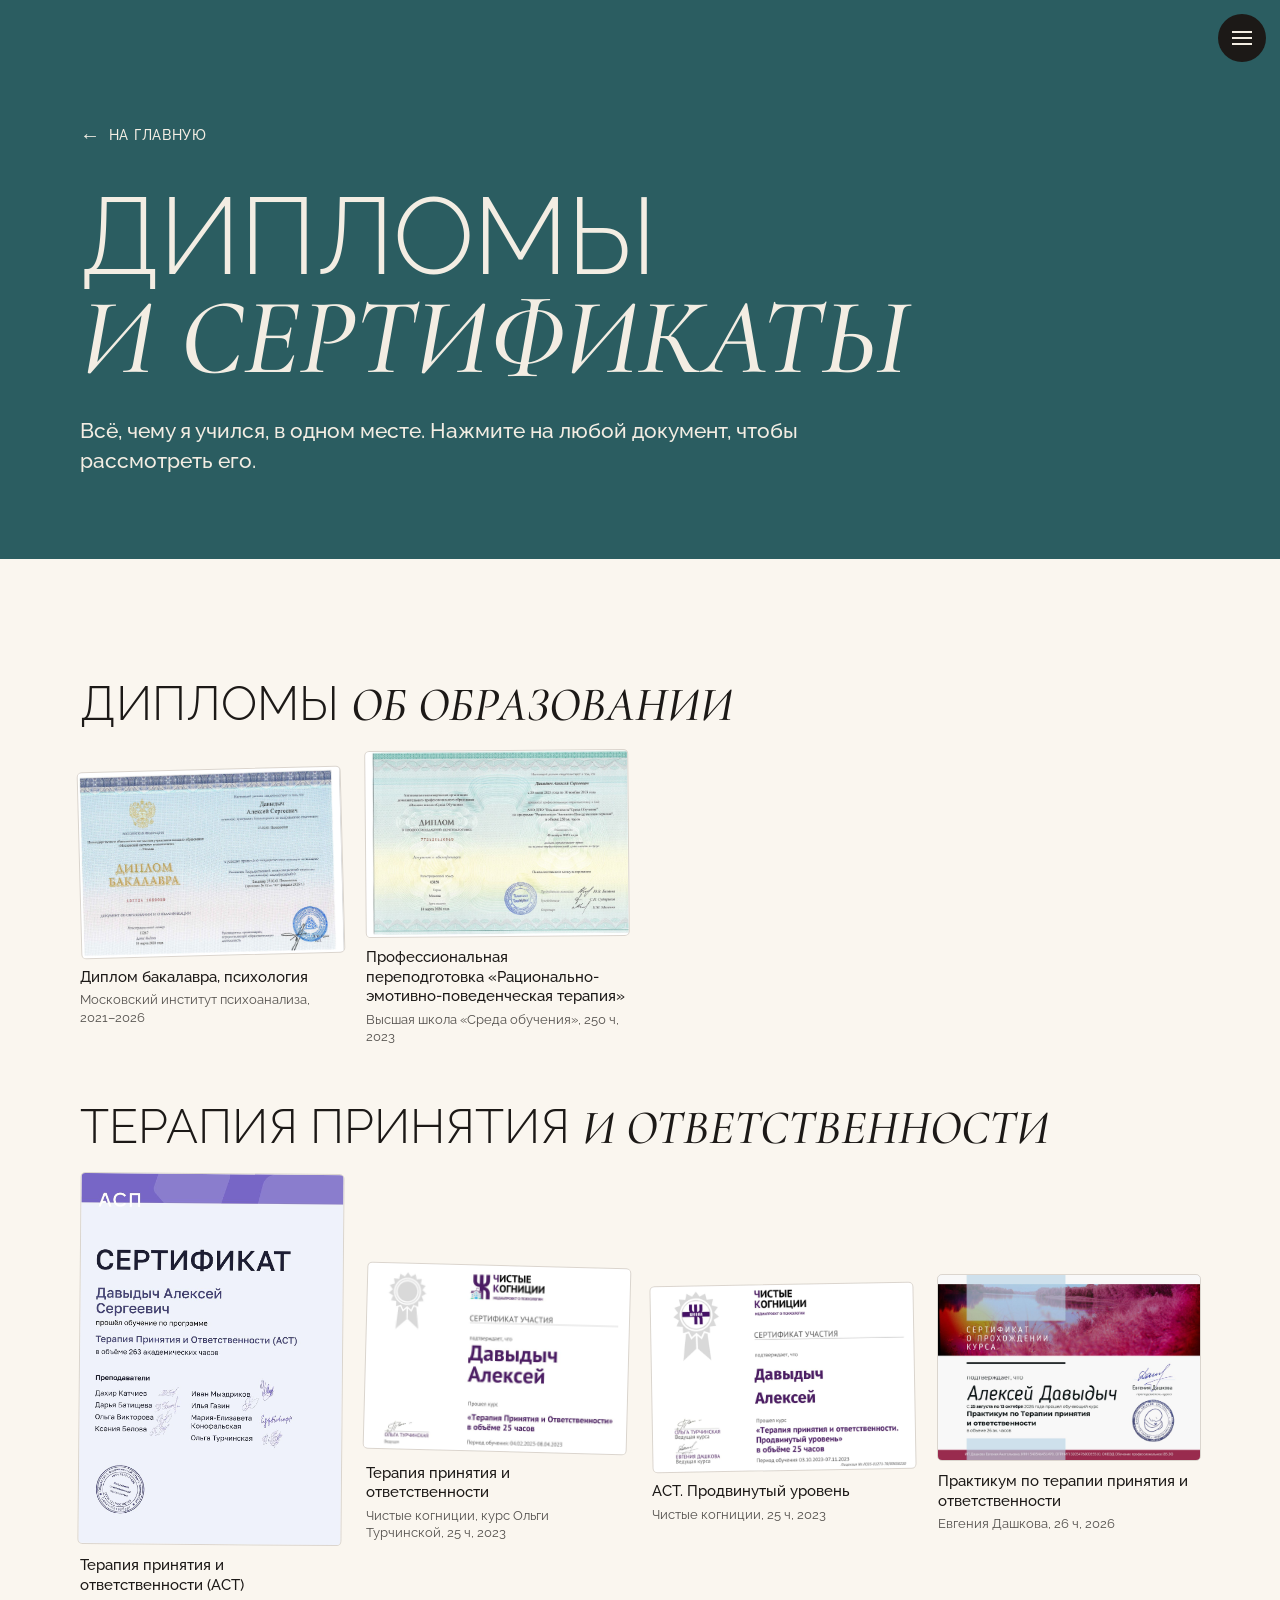
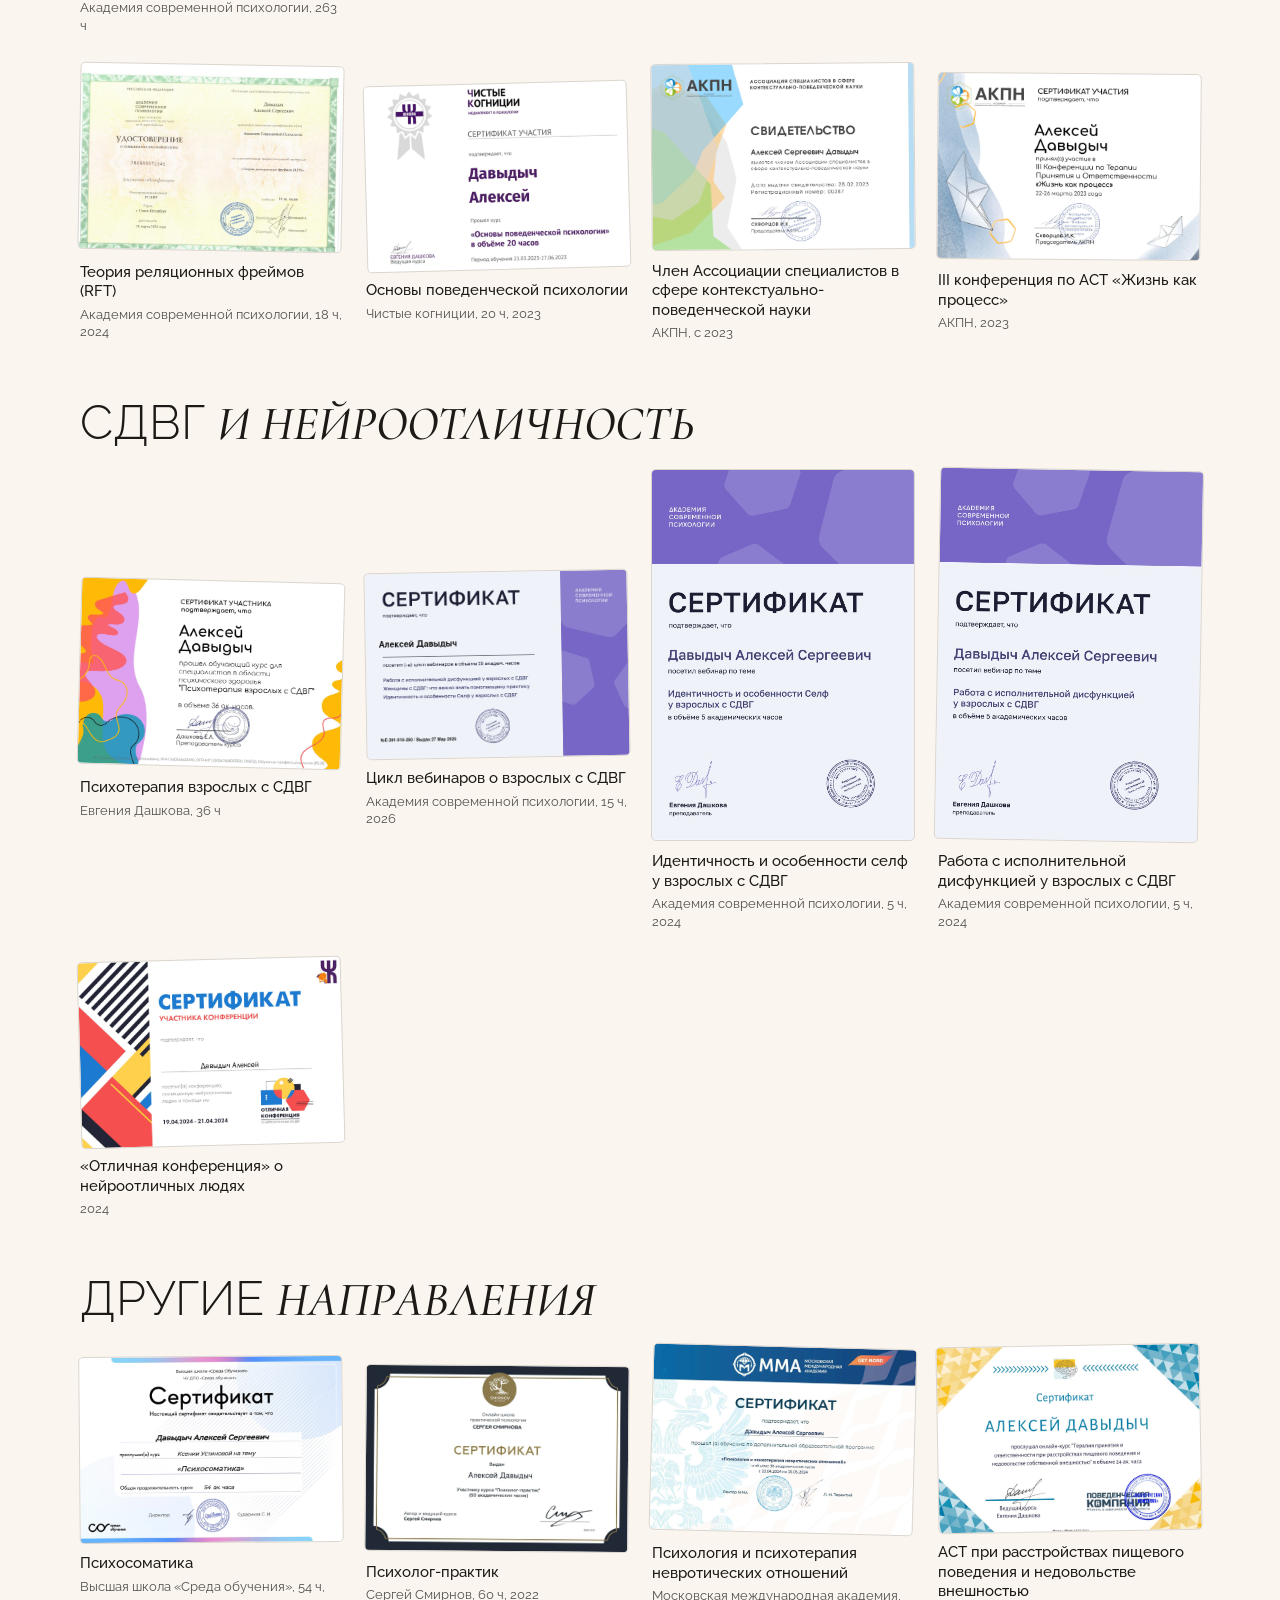
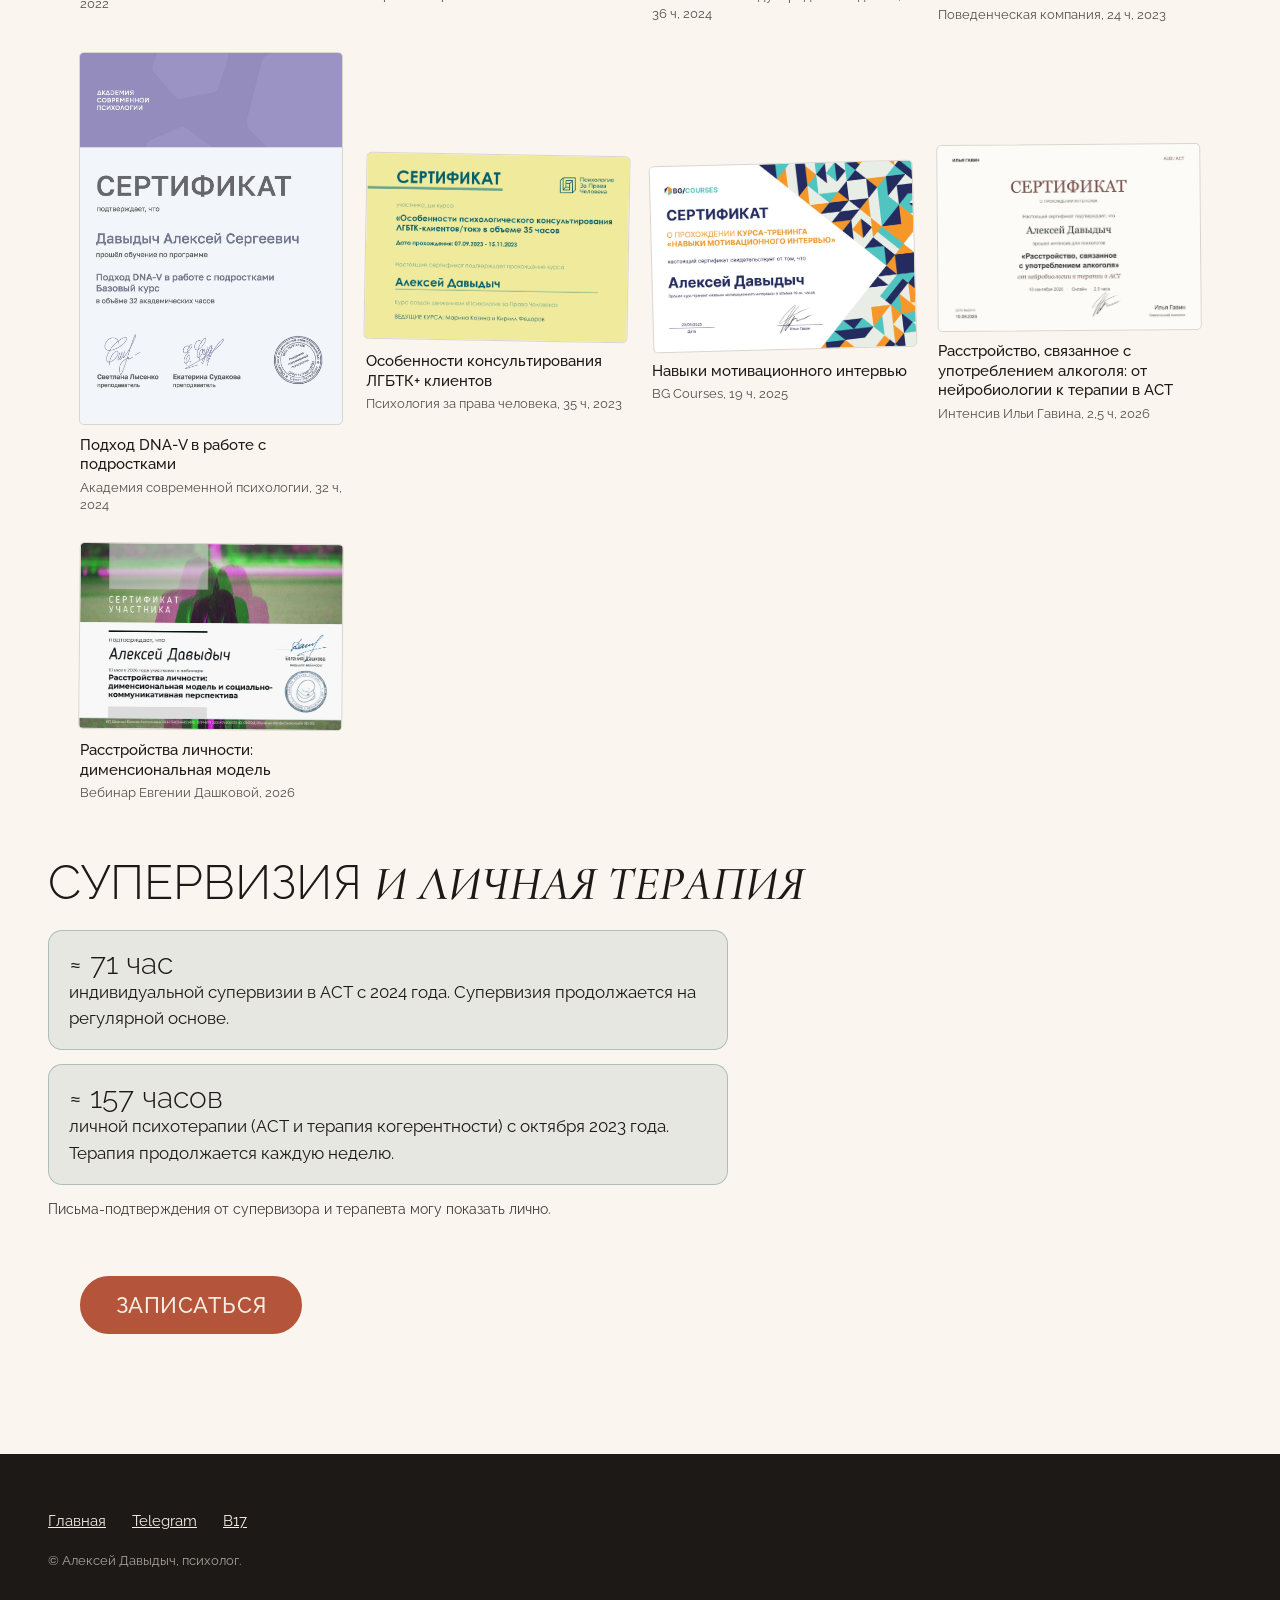
<file: obrazovanie/index.html>
<!doctype html>
<html lang="ru">
<head>
<meta charset="utf-8">
<meta name="viewport" content="width=device-width, initial-scale=1, viewport-fit=cover">
<title>Образование — Алексей Давыдыч</title>
<link rel="icon" href="/favicon.ico" sizes="any">
<link rel="icon" href="/favicon.svg" type="image/svg+xml">
<link rel="apple-touch-icon" href="/apple-touch-icon.png">
<meta name="description" content="Дипломы и сертификаты психолога Алексея Давыдыча: бакалавриат, переподготовка по РЭПТ, обучение ACT, СДВГ и другое.">
<meta name="theme-color" content="#2b5d61">
<link rel="preconnect" href="https://fonts.googleapis.com">
<link rel="preconnect" href="https://fonts.gstatic.com" crossorigin>
<link href="https://fonts.googleapis.com/css2?family=Cormorant+Garamond:ital,wght@1,400;1,500&family=Raleway:wght@300;400;500;600&display=swap" rel="stylesheet">
<link rel="stylesheet" href="../assets/site.css">
<style>
.group{margin:0 0 56px}
.group h2{font-weight:300;text-transform:uppercase;font-size:clamp(28px,7vw,48px);line-height:1;margin:0 0 22px}
.group h2 .s{font-family:var(--serif);font-style:italic;font-weight:500}
.grid{display:grid;grid-template-columns:repeat(auto-fill,minmax(150px,1fr));gap:22px 16px}
@media (min-width:880px){.grid{grid-template-columns:repeat(auto-fill,minmax(220px,1fr));gap:30px 24px}}
.doc{background:none;border:0;padding:0;text-align:left;cursor:zoom-in;-webkit-tap-highlight-color:transparent}
.doc .sheet{display:block;aspect-ratio:1.414/1;background:#fff;border-radius:4px;overflow:hidden;outline:1px solid rgba(30,20,10,.14);transform:rotate(var(--r,0deg));transition:transform .6s var(--spring),box-shadow .4s}
.doc.tall .sheet{aspect-ratio:1/1.414}
.doc .sheet img{width:100%;height:100%;object-fit:cover;object-position:50% 30%}
.doc:hover .sheet,.doc:focus-visible .sheet{transform:rotate(0) scale(1.03)}
.doc:active .sheet{transform:scale(.95);transition-duration:.1s}
.doc b{display:block;font-weight:500;font-size:15px;line-height:1.3;margin:12px 0 4px}
.doc span.meta{display:block;font-size:13px;line-height:1.35;opacity:.75}
.letters{display:grid;gap:14px;max-width:40em}
.letter{padding:18px 20px;border-radius:14px;background:color-mix(in srgb,var(--teal) 9%,transparent);border:1.5px solid color-mix(in srgb,var(--teal) 30%,transparent)}
.letter b{display:block;font-size:30px;font-weight:300;line-height:1}
/* просмотр документа */
.viewer{position:fixed;inset:0;z-index:60;background:rgba(20,16,14,.92);display:flex;flex-direction:column;align-items:center;justify-content:center;padding:64px 14px 24px;opacity:0;visibility:hidden;transition:opacity .35s,visibility .35s;touch-action:pan-y}
.viewer.open{opacity:1;visibility:visible}
.viewer img{max-width:100%;max-height:calc(100svh - 190px);object-fit:contain;border-radius:3px;box-shadow:0 20px 60px rgba(0,0,0,.5);transform:scale(.92);transition:transform .55s var(--spring)}
.viewer.open img{transform:none}
.viewer .cap{color:var(--cream);text-align:center;max-width:36em;margin:18px 0 0;font-size:15px;line-height:1.4}
.viewer .cap b{display:block;font-weight:500;font-size:17px}
.viewer .x{position:absolute;top:14px;right:14px;width:48px;height:48px;border-radius:50%;border:1.5px solid var(--cream);background:none;color:var(--cream);font-size:24px;cursor:pointer}
.viewer .nav{position:absolute;top:50%;width:48px;height:48px;margin-top:-24px;border-radius:50%;border:0;background:rgba(243,237,227,.14);color:var(--cream);font-size:22px;cursor:pointer}
.viewer .prev{left:8px}.viewer .next{right:8px}
.viewer .count{color:var(--cream);opacity:.6;font-size:13px;margin-top:8px}
</style>
</head>
<body>
<button class="menu-btn" aria-label="Меню" aria-expanded="false"><i></i></button>
<nav class="menu" aria-label="Разделы">
  <a href="../">Главная</a>
  <a href="../#act">Что такое <span class="s">ACT</span></a>
  <a href="../#formats">Как мы <span class="s">работаем</span></a>
  <a href="../stati/">Мои <span class="s">статьи</span></a>
  <a href="../soglasie/">Согласие</a>
  <a href="../#write">Записаться</a>
</nav>

<section class="sec sec--teal" style="padding-bottom:64px">
  <div class="wrap">
    <a class="back" href="../">На главную</a>
    <h1 class="big rise in"><span class="line">Дипломы</span><span class="line s">и сертификаты</span></h1>
    <p class="lead">Всё, чему я учился, в одном месте. Нажмите на любой документ, чтобы рассмотреть его.</p>
  </div>
</section>

<section class="sec sec--paper">
  <div class="wrap" id="groups"></div>
  <div class="wrap group">
    <h2>Супервизия <span class="s">и личная терапия</span></h2>
    <div class="letters">
      <div class="letter"><b>≈ <span data-grow="63,2026-03-26,30.44">63</span> <span data-unit="63,2026-03-26,30.44">часа</span></b>индивидуальной супервизии в ACT с 2024 года. Супервизия продолжается на регулярной основе.</div>
      <div class="letter"><b>≈ <span data-grow="118,2026-03-01,7">118</span> <span data-unit="118,2026-03-01,7">часов</span></b>личной психотерапии (ACT и терапия когерентности) с октября 2023 года. Терапия продолжается каждую неделю.</div>
    </div>
    <p class="small" style="margin-top:14px">Письма-подтверждения от супервизора и терапевта могу показать лично.</p>
  </div>
  <div class="wrap"><div class="pills"><a class="pill pill--terra" href="../#write">Записаться</a></div></div>
</section>

<div class="viewer" id="viewer" role="dialog" aria-modal="true" aria-label="Документ">
  <button class="x" aria-label="Закрыть">×</button>
  <button class="nav prev" aria-label="Предыдущий">←</button>
  <img alt="">
  <p class="cap"></p>
  <p class="count"></p>
  <button class="nav next" aria-label="Следующий">→</button>
</div>

<footer class="foot"><div class="foot__row"><a href="../">Главная</a><a href="https://t.me/lexej">Telegram</a><a href="https://www.b17.ru/davydych_aleksey/">B17</a></div><p class="foot__small">© Алексей Давыдыч, психолог.</p></footer>

<script src="../assets/site.js"></script>
<script>
(() => {
/* Список документов: [файл, название, кто выдал и сколько часов, вертикальный ли лист] */
const GROUPS = [
  ['Дипломы', 'об образовании', [
    ['diplom-bakalavr', 'Диплом бакалавра, психология', 'Московский институт психоанализа, 2021–2026'],
    ['diplom-rept', 'Профессиональная переподготовка «Рационально-эмотивно-поведенческая терапия»', 'Высшая школа «Среда обучения», 250 ч, 2023'],
  ]],
  ['Терапия принятия', 'и ответственности', [
    ['act-263', 'Терапия принятия и ответственности (ACT)', 'Академия современной психологии, 263 ч', 1],
    ['act-bazovyj', 'Терапия принятия и ответственности', 'Чистые когниции, курс Ольги Турчинской, 25 ч, 2023'],
    ['act-prodvinutyj', 'ACT. Продвинутый уровень', 'Чистые когниции, 25 ч, 2023'],
    ['act-praktikum', 'Практикум по терапии принятия и ответственности', 'Евгения Дашкова, 26 ч, 2026'],
    ['rft', 'Теория реляционных фреймов (RFT)', 'Академия современной психологии, 18 ч, 2024'],
    ['povedenie', 'Основы поведенческой психологии', 'Чистые когниции, 20 ч, 2023'],
    ['akpn-chlen', 'Член Ассоциации специалистов в сфере контекстуально-поведенческой науки', 'АКПН, с 2023'],
    ['akpn-konf', 'III конференция по ACT «Жизнь как процесс»', 'АКПН, 2023'],
  ]],
  ['СДВГ', 'и нейроотличность', [
    ['sdvg-36', 'Психотерапия взрослых с СДВГ', 'Евгения Дашкова, 36 ч'],
    ['sdvg-cikl', 'Цикл вебинаров о взрослых с СДВГ', 'Академия современной психологии, 15 ч, 2026'],
    ['sdvg-self', 'Идентичность и особенности селф у взрослых с СДВГ', 'Академия современной психологии, 5 ч, 2024', 1],
    ['sdvg-ispoln', 'Работа с исполнительной дисфункцией у взрослых с СДВГ', 'Академия современной психологии, 5 ч, 2024', 1],
    ['konf-neuro', '«Отличная конференция» о нейроотличных людях', '2024'],
  ]],
  ['Другие', 'направления', [
    ['psihosomatika', 'Психосоматика', 'Высшая школа «Среда обучения», 54 ч, 2022'],
    ['praktik', 'Психолог-практик', 'Сергей Смирнов, 60 ч, 2022'],
    ['nevroticheskie', 'Психология и психотерапия невротических отношений', 'Московская международная академия, 36 ч, 2024'],
    ['rpp', 'ACT при расстройствах пищевого поведения и недовольстве внешностью', 'Поведенческая компания, 24 ч, 2023'],
    ['dnav', 'Подход DNA-V в работе с подростками', 'Академия современной психологии, 32 ч, 2024', 1],
    ['lgbtk', 'Особенности консультирования ЛГБТК+ клиентов', 'Психология за права человека, 35 ч, 2023'],
    ['motiv', 'Навыки мотивационного интервью', 'BG Courses, 19 ч, 2025'],
    ['alko', 'Расстройство, связанное с употреблением алкоголя: от нейробиологии к терапии в ACT', 'Интенсив Ильи Гавина, 2,5 ч, 2026'],
    ['lichnost', 'Расстройства личности: дименсиональная модель', 'Вебинар Евгении Дашковой, 2026'],
  ]],
];
const root = document.getElementById('groups'), flat = [];
GROUPS.forEach(([a, b, docs]) => {
  const g = document.createElement('div'); g.className = 'group';
  g.innerHTML = `<h2>${a} <span class="s">${b}</span></h2><div class="grid"></div>`;
  const grid = g.querySelector('.grid');
  docs.forEach(d => {
    const i = flat.length; flat.push(d);
    const el = document.createElement('button'); el.className = 'doc rise' + (d[3] ? ' tall' : '');
    el.style.setProperty('--r', ((i * 37 % 7) - 3) * .5 + 'deg');
    el.innerHTML = `<span class="sheet"><img src="../docs/${d[0]}.jpg" alt="" loading="lazy"></span><b>${d[1]}</b><span class="meta">${d[2]}</span>`;
    el.addEventListener('click', () => open(i));
    grid.appendChild(el);
  });
  root.appendChild(g);
});
document.querySelectorAll('.doc.rise').forEach(el => new IntersectionObserver((es, o) => es.forEach(e => { if (e.isIntersecting){ el.classList.add('in'); o.disconnect(); } })).observe(el));

const v = document.getElementById('viewer'), img = v.querySelector('img'), cap = v.querySelector('.cap'), cnt = v.querySelector('.count');
let cur = 0, last = null;
function show(i){ cur = (i + flat.length) % flat.length; const d = flat[cur];
  img.src = `../docs/${d[0]}.jpg`; img.alt = d[1]; cap.innerHTML = `<b>${d[1]}</b>${d[2]}`; cnt.textContent = `${cur + 1} из ${flat.length}`; }
function open(i){ last = document.activeElement; show(i); v.classList.add('open'); v.querySelector('.x').focus(); document.body.style.overflow = 'hidden'; }
function close(){ v.classList.remove('open'); document.body.style.overflow = ''; last && last.focus(); }
v.querySelector('.x').onclick = close;
v.querySelector('.prev').onclick = () => show(cur - 1);
v.querySelector('.next').onclick = () => show(cur + 1);
v.addEventListener('click', e => { if (e.target === v) close(); });
addEventListener('keydown', e => { if (!v.classList.contains('open')) return;
  if (e.key === 'Escape') close(); if (e.key === 'ArrowLeft') show(cur - 1); if (e.key === 'ArrowRight') show(cur + 1); });
let sx = null;
v.addEventListener('touchstart', e => sx = e.touches[0].clientX, { passive: true });
v.addEventListener('touchend', e => { if (sx === null) return; const dx = e.changedTouches[0].clientX - sx; if (Math.abs(dx) > 50) show(cur + (dx < 0 ? 1 : -1)); sx = null; });
})();
</script>
</body>
</html>
</file>
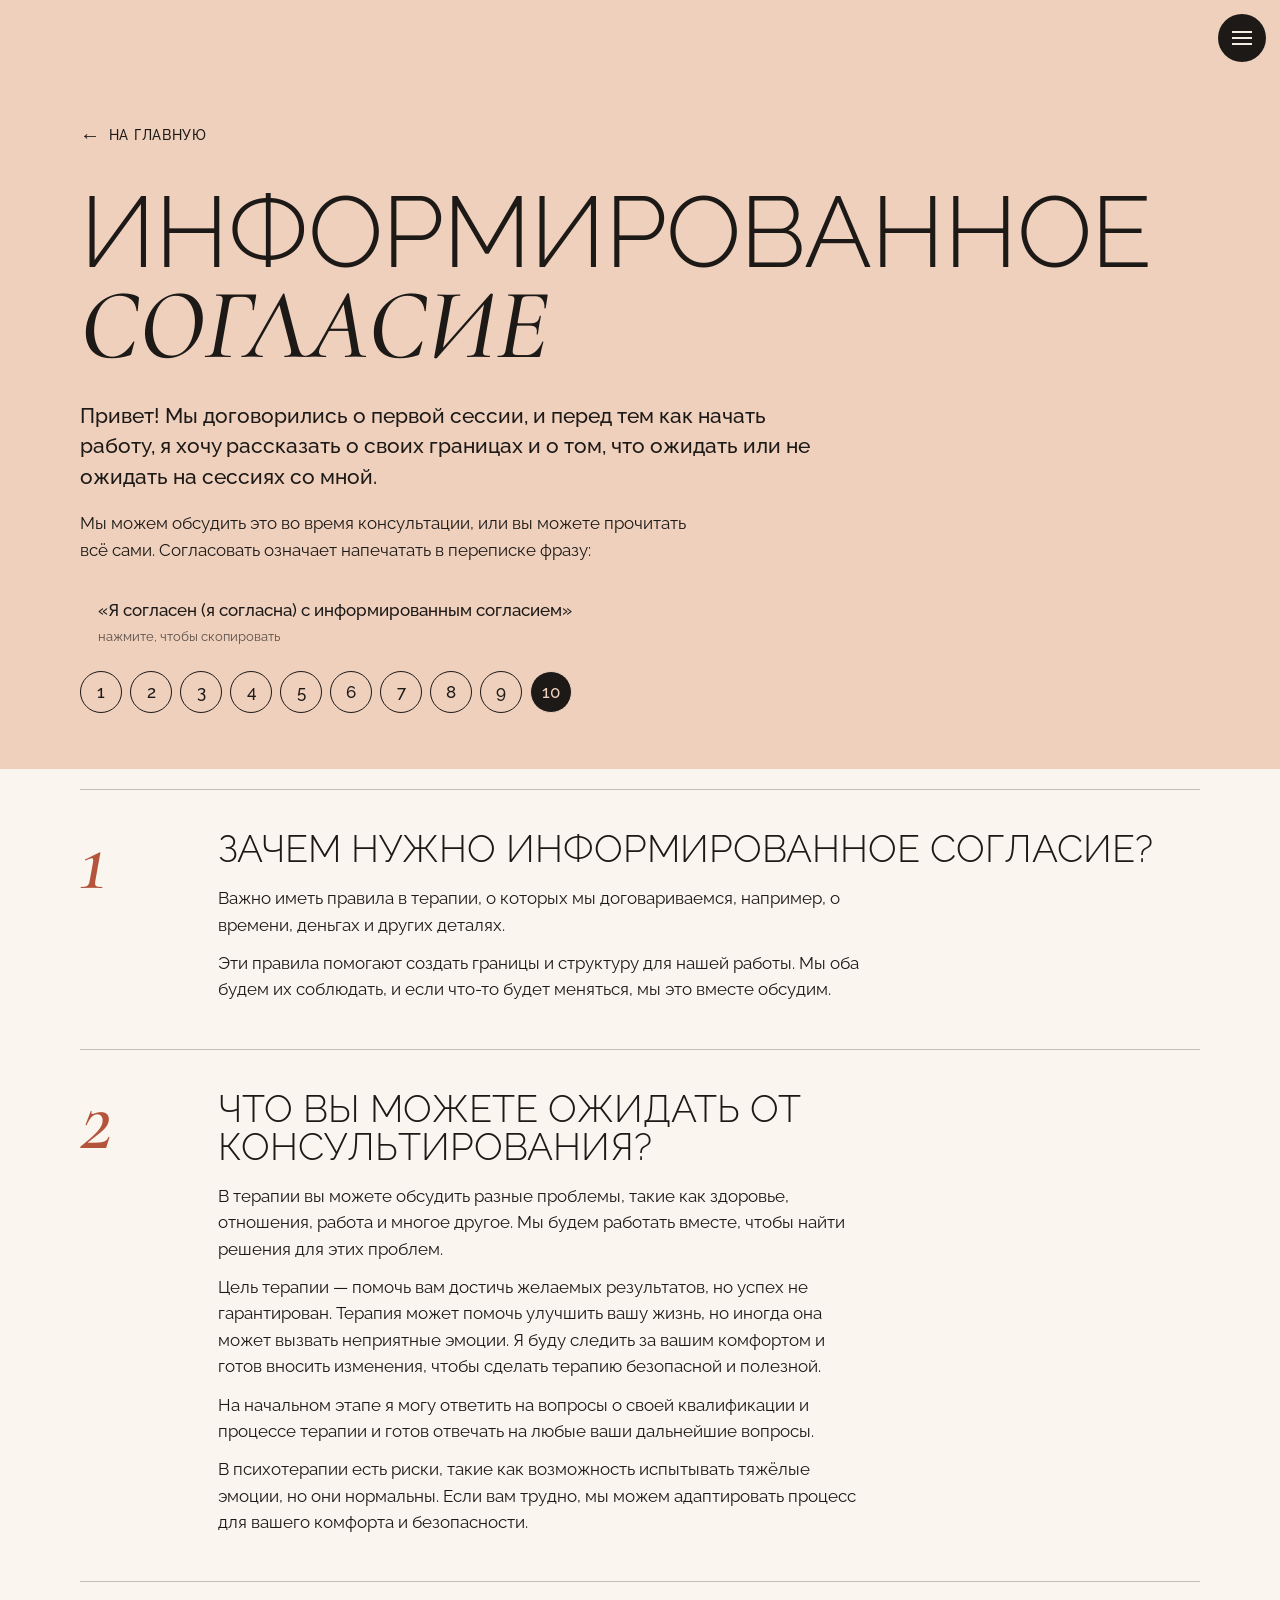
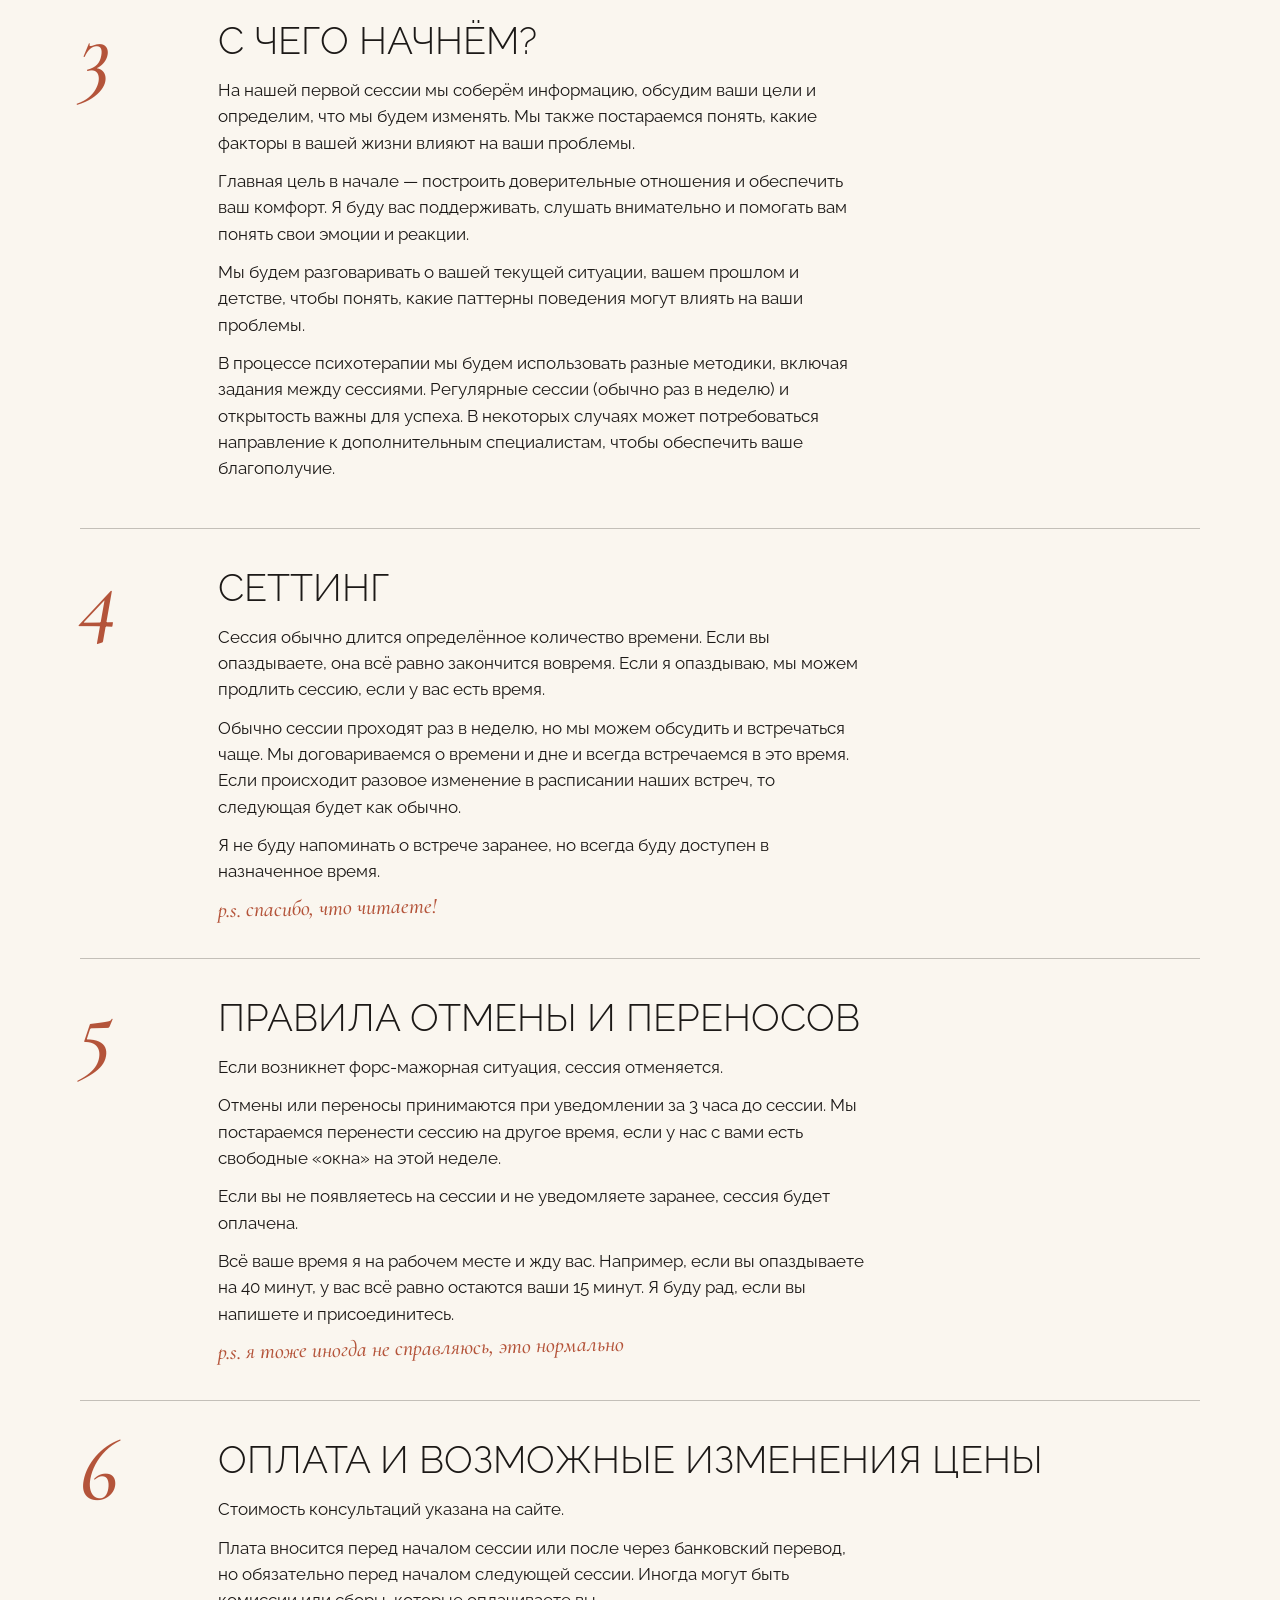
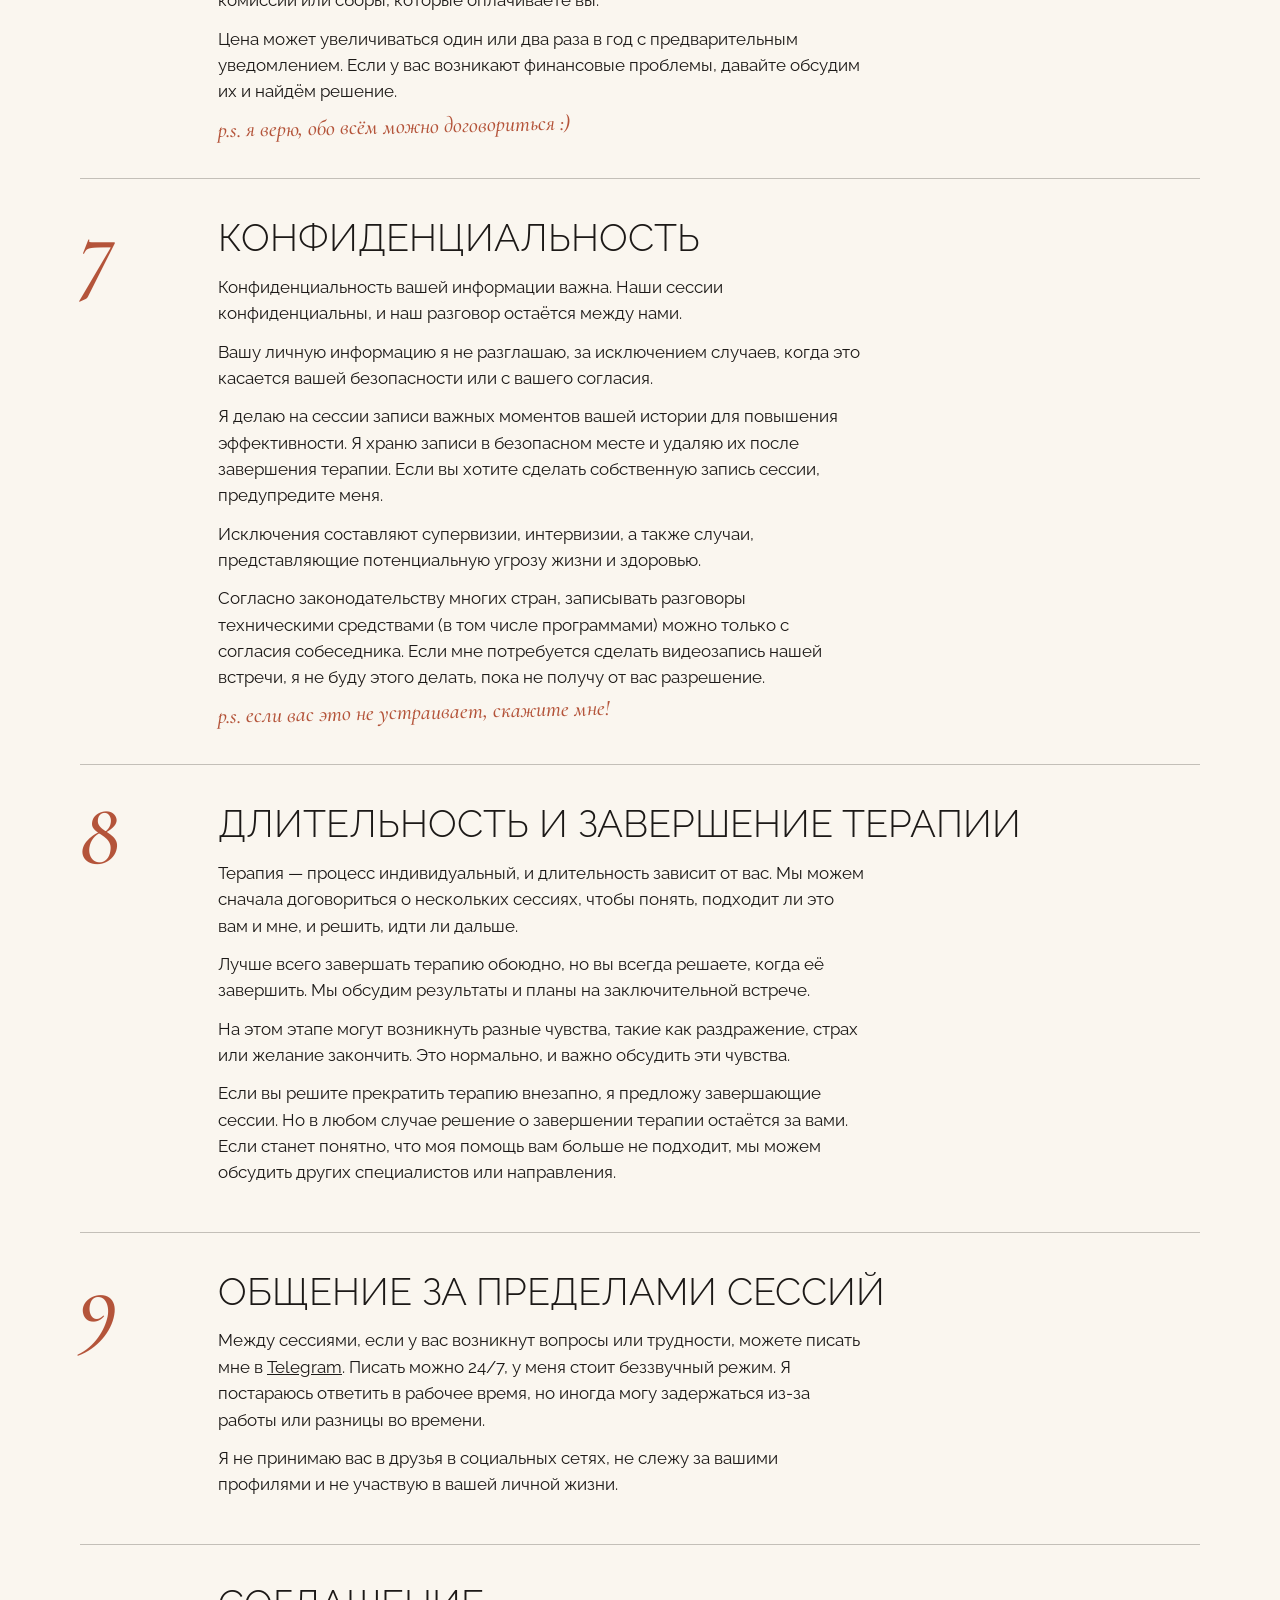
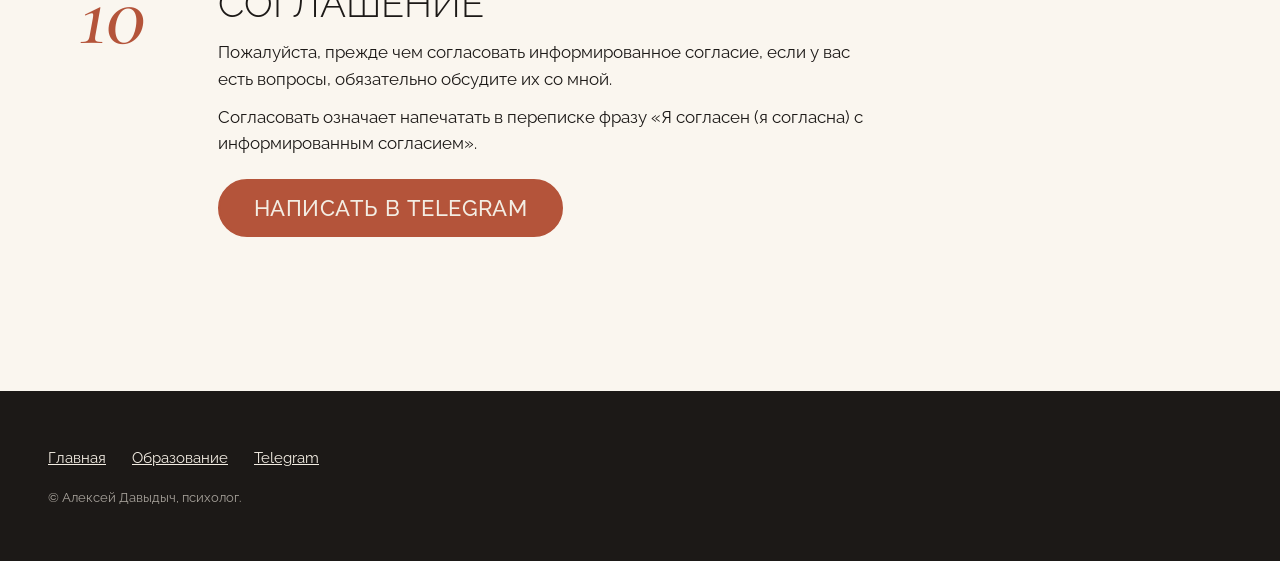
<file: soglasie/index.html>
<!doctype html>
<html lang="ru">
<head>
<meta charset="utf-8">
<meta name="viewport" content="width=device-width, initial-scale=1, viewport-fit=cover">
<title>Информированное согласие — Алексей Давыдыч</title>
<link rel="icon" href="/favicon.ico" sizes="any">
<link rel="icon" href="/favicon.svg" type="image/svg+xml">
<link rel="apple-touch-icon" href="/apple-touch-icon.png">
<meta name="description" content="Правила нашей совместной работы: время, оплата, переносы, конфиденциальность.">
<meta name="theme-color" content="#efd0bd">
<link rel="preconnect" href="https://fonts.googleapis.com">
<link rel="preconnect" href="https://fonts.gstatic.com" crossorigin>
<link href="https://fonts.googleapis.com/css2?family=Cormorant+Garamond:ital,wght@1,400;1,500&family=Raleway:wght@300;400;500;600&display=swap" rel="stylesheet">
<link rel="stylesheet" href="../assets/site.css">
<style>
.toc{display:flex;flex-wrap:wrap;gap:8px;margin:8px 0 0}
.toc a{display:inline-flex;align-items:center;justify-content:center;width:42px;height:42px;border-radius:50%;border:1.5px solid currentColor;text-decoration:none;font-weight:500;transition:transform .4s var(--spring),background .3s,color .3s}
.toc a.on{background:var(--ink);color:var(--peach)}
.item{display:grid;grid-template-columns:auto 1fr;gap:6px 18px;padding:34px 0;border-top:1.5px solid color-mix(in srgb,var(--ink) 25%,transparent);scroll-margin-top:20px}
.item > b{font:500 italic clamp(54px,14vw,90px)/.8 var(--serif);color:var(--terra);min-width:1.1em}
.item h2{font-weight:300;text-transform:uppercase;font-size:clamp(20px,5.5vw,38px);overflow-wrap:anywhere;line-height:1.02;margin:6px 0 16px}
.item p{margin:0 0 12px;max-width:38em}
.ps{font:500 italic 22px/1.25 var(--serif);color:var(--terra);margin:8px 0 0 !important;transform:rotate(-1.2deg);transform-origin:0 50%}
.phrase{display:inline-block;margin:6px 0 4px;padding:12px 18px;border-radius:14px;background:var(--peach);font-weight:500;cursor:pointer;border:0;text-align:left;transition:transform .4s var(--spring)}
.phrase small{display:block;font-weight:400;font-size:13px;opacity:.7;margin-top:4px}
@media (min-width:880px){.item{grid-template-columns:120px 1fr}}
</style>
</head>
<body>
<button class="menu-btn" aria-label="Меню" aria-expanded="false"><i></i></button>
<nav class="menu" aria-label="Разделы">
  <a href="../">Главная</a>
  <a href="../#formats">Как мы <span class="s">работаем</span></a>
  <a href="../obrazovanie/">Образование</a>
  <a href="../stati/">Мои <span class="s">статьи</span></a>
  <a href="../#write">Записаться</a>
</nav>

<section class="sec sec--peach" style="padding-bottom:56px">
  <div class="wrap">
    <a class="back" href="../">На главную</a>
    <h1 class="big" style="font-size:clamp(33px,9.2vw,100px)"><span class="line">Информированное</span><span class="line s">согласие</span></h1>
    <p class="lead">Привет! Мы договорились о первой сессии, и перед тем как начать работу, я хочу рассказать о своих границах и о том, что ожидать или не ожидать на сессиях со мной.</p>
    <p class="p">Мы можем обсудить это во время консультации, или вы можете прочитать всё сами. Согласовать означает напечатать в переписке фразу:</p>
    <button class="phrase" id="phrase">«Я согласен (я согласна) с информированным согласием»<small>нажмите, чтобы скопировать</small></button>
    <nav class="toc" aria-label="Пункты"></nav>
  </div>
</section>

<section class="sec sec--paper" style="padding-top:20px">
  <div class="wrap" id="items">

<div class="item" id="p1"><b>1</b><div><h2>Зачем нужно информированное согласие?</h2>
<p>Важно иметь правила в терапии, о которых мы договариваемся, например, о времени, деньгах и других деталях.</p>
<p>Эти правила помогают создать границы и структуру для нашей работы. Мы оба будем их соблюдать, и если что-то будет меняться, мы это вместе обсудим.</p></div></div>

<div class="item" id="p2"><b>2</b><div><h2>Что вы можете ожидать от консультирования?</h2>
<p>В терапии вы можете обсудить разные проблемы, такие как здоровье, отношения, работа и многое другое. Мы будем работать вместе, чтобы найти решения для этих проблем.</p>
<p>Цель терапии — помочь вам достичь желаемых результатов, но успех не гарантирован. Терапия может помочь улучшить вашу жизнь, но иногда она может вызвать неприятные эмоции. Я буду следить за вашим комфортом и готов вносить изменения, чтобы сделать терапию безопасной и полезной.</p>
<p>На начальном этапе я могу ответить на вопросы о своей квалификации и процессе терапии и готов отвечать на любые ваши дальнейшие вопросы.</p>
<p>В психотерапии есть риски, такие как возможность испытывать тяжёлые эмоции, но они нормальны. Если вам трудно, мы можем адаптировать процесс для вашего комфорта и безопасности.</p></div></div>

<div class="item" id="p3"><b>3</b><div><h2>С чего начнём?</h2>
<p>На нашей первой сессии мы соберём информацию, обсудим ваши цели и определим, что мы будем изменять. Мы также постараемся понять, какие факторы в вашей жизни влияют на ваши проблемы.</p>
<p>Главная цель в начале — построить доверительные отношения и обеспечить ваш комфорт. Я буду вас поддерживать, слушать внимательно и помогать вам понять свои эмоции и реакции.</p>
<p>Мы будем разговаривать о вашей текущей ситуации, вашем прошлом и детстве, чтобы понять, какие паттерны поведения могут влиять на ваши проблемы.</p>
<p>В процессе психотерапии мы будем использовать разные методики, включая задания между сессиями. Регулярные сессии (обычно раз в неделю) и открытость важны для успеха. В некоторых случаях может потребоваться направление к дополнительным специалистам, чтобы обеспечить ваше благополучие.</p></div></div>

<div class="item" id="p4"><b>4</b><div><h2>Сеттинг</h2>
<p>Сессия обычно длится определённое количество времени. Если вы опаздываете, она всё равно закончится вовремя. Если я опаздываю, мы можем продлить сессию, если у вас есть время.</p>
<p>Обычно сессии проходят раз в неделю, но мы можем обсудить и встречаться чаще. Мы договариваемся о времени и дне и всегда встречаемся в это время. Если происходит разовое изменение в расписании наших встреч, то следующая будет как обычно.</p>
<p>Я не буду напоминать о встрече заранее, но всегда буду доступен в назначенное время.</p>
<p class="ps">p.s. спасибо, что читаете!</p></div></div>

<div class="item" id="p5"><b>5</b><div><h2>Правила отмены и переносов</h2>
<p>Если возникнет форс-мажорная ситуация, сессия отменяется.</p>
<p>Отмены или переносы принимаются при уведомлении за 3 часа до сессии. Мы постараемся перенести сессию на другое время, если у нас с вами есть свободные «окна» на этой неделе.</p>
<p>Если вы не появляетесь на сессии и не уведомляете заранее, сессия будет оплачена.</p>
<p>Всё ваше время я на рабочем месте и жду вас. Например, если вы опаздываете на 40 минут, у вас всё равно остаются ваши 15 минут. Я буду рад, если вы напишете и присоединитесь.</p>
<p class="ps">p.s. я тоже иногда не справляюсь, это нормально</p></div></div>

<div class="item" id="p6"><b>6</b><div><h2>Оплата и возможные изменения цены</h2>
<p>Стоимость консультаций указана на сайте.</p>
<p>Плата вносится перед началом сессии или после через банковский перевод, но обязательно перед началом следующей сессии. Иногда могут быть комиссии или сборы, которые оплачиваете вы.</p>
<p>Цена может увеличиваться один или два раза в год с предварительным уведомлением. Если у вас возникают финансовые проблемы, давайте обсудим их и найдём решение.</p>
<p class="ps">p.s. я верю, обо всём можно договориться :)</p></div></div>

<div class="item" id="p7"><b>7</b><div><h2>Конфиденциальность</h2>
<p>Конфиденциальность вашей информации важна. Наши сессии конфиденциальны, и наш разговор остаётся между нами.</p>
<p>Вашу личную информацию я не разглашаю, за исключением случаев, когда это касается вашей безопасности или с вашего согласия.</p>
<p>Я делаю на сессии записи важных моментов вашей истории для повышения эффективности. Я храню записи в безопасном месте и удаляю их после завершения терапии. Если вы хотите сделать собственную запись сессии, предупредите меня.</p>
<p>Исключения составляют супервизии, интервизии, а также случаи, представляющие потенциальную угрозу жизни и здоровью.</p>
<p>Согласно законодательству многих стран, записывать разговоры техническими средствами (в том числе программами) можно только с согласия собеседника. Если мне потребуется сделать видеозапись нашей встречи, я не буду этого делать, пока не получу от вас разрешение.</p>
<p class="ps">p.s. если вас это не устраивает, скажите мне!</p></div></div>

<div class="item" id="p8"><b>8</b><div><h2>Длительность и завершение терапии</h2>
<p>Терапия — процесс индивидуальный, и длительность зависит от вас. Мы можем сначала договориться о нескольких сессиях, чтобы понять, подходит ли это вам и мне, и решить, идти ли дальше.</p>
<p>Лучше всего завершать терапию обоюдно, но вы всегда решаете, когда её завершить. Мы обсудим результаты и планы на заключительной встрече.</p>
<p>На этом этапе могут возникнуть разные чувства, такие как раздражение, страх или желание закончить. Это нормально, и важно обсудить эти чувства.</p>
<p>Если вы решите прекратить терапию внезапно, я предложу завершающие сессии. Но в любом случае решение о завершении терапии остаётся за вами. Если станет понятно, что моя помощь вам больше не подходит, мы можем обсудить других специалистов или направления.</p></div></div>

<div class="item" id="p9"><b>9</b><div><h2>Общение за пределами сессий</h2>
<p>Между сессиями, если у вас возникнут вопросы или трудности, можете писать мне в <a href="https://t.me/lexej">Telegram</a>. Писать можно 24/7, у меня стоит беззвучный режим. Я постараюсь ответить в рабочее время, но иногда могу задержаться из-за работы или разницы во времени.</p>
<p>Я не принимаю вас в друзья в социальных сетях, не слежу за вашими профилями и не участвую в вашей личной жизни.</p></div></div>

<div class="item" id="p10"><b>10</b><div><h2>Соглашение</h2>
<p>Пожалуйста, прежде чем согласовать информированное согласие, если у вас есть вопросы, обязательно обсудите их со мной.</p>
<p>Согласовать означает напечатать в переписке фразу «Я согласен (я согласна) с информированным согласием».</p>
<div class="pills" style="margin-top:22px"><a class="pill pill--terra" href="https://t.me/lexej" target="_blank" rel="noopener">Написать в Telegram</a></div></div></div>

  </div>
</section>

<footer class="foot"><div class="foot__row"><a href="../">Главная</a><a href="../obrazovanie/">Образование</a><a href="https://t.me/lexej">Telegram</a></div><p class="foot__small">© Алексей Давыдыч, психолог.</p></footer>

<script src="../assets/site.js"></script>
<script>
(() => {
const toc = document.querySelector('.toc');
const items = [...document.querySelectorAll('.item')];
items.forEach((it, i) => { const a = document.createElement('a'); a.href = '#' + it.id; a.textContent = i + 1; a.setAttribute('aria-label', 'Пункт ' + (i + 1)); toc.appendChild(a); });
const links = [...toc.children];
const io = new IntersectionObserver(es => es.forEach(e => { if (e.isIntersecting){ const i = items.indexOf(e.target); links.forEach((l, k) => l.classList.toggle('on', k === i)); } }), { rootMargin: '-40% 0px -55% 0px' });
items.forEach(it => io.observe(it));
const ph = document.getElementById('phrase'), hint = ph.querySelector('small');
ph.addEventListener('click', async () => {
  const t = 'Я согласен (я согласна) с информированным согласием';
  try { await navigator.clipboard.writeText(t); hint.textContent = 'скопировано, осталось вставить в переписку'; }
  catch(e){ hint.textContent = 'не получилось скопировать, просто перепишите фразу'; }
  setTimeout(() => hint.textContent = 'нажмите, чтобы скопировать', 3500);
});
})();
</script>
</body>
</html>
</file>
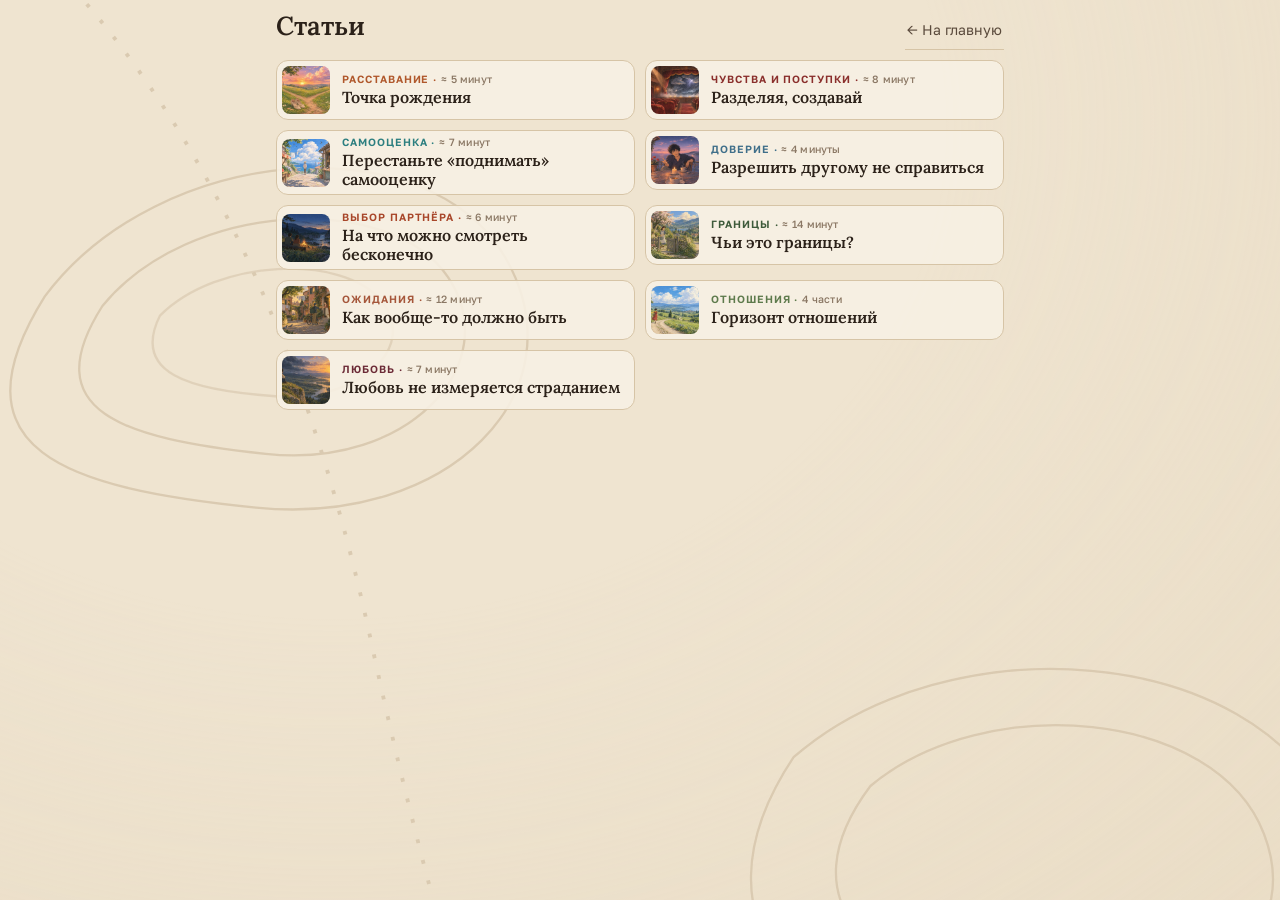
<file: stati/index.html>
<!doctype html>
<html lang="ru">
<head>
<meta charset="utf-8">
<meta name="viewport" content="width=device-width, initial-scale=1, viewport-fit=cover">
<title>Статьи психолога</title>
<link rel="icon" href="/favicon.ico" sizes="any">
<link rel="icon" href="/favicon.svg" type="image/svg+xml">
<link rel="apple-touch-icon" href="/apple-touch-icon.png">
<meta name="description" content="Все статьи в одном месте: об отношениях, любви, норме и личных границах. Многие можно не только читать, но и слушать.">
<meta property="og:title" content="Статьи психолога">
<meta property="og:description" content="Все статьи в одном месте: об отношениях, любви, норме и личных границах.">
<meta name="theme-color" content="#efe4d0">
<link rel="preconnect" href="https://fonts.googleapis.com">
<link rel="preconnect" href="https://fonts.gstatic.com" crossorigin>
<link href="https://fonts.googleapis.com/css2?family=Lora:ital,wght@0,500;0,600;1,400;1,500&family=Golos+Text:wght@400;500;600&display=swap" rel="stylesheet">
<style>
:root{
  --bg:#efe4d0; --bg2:#e4d5bb; --ink:#2b2119; --ink2:#5a4a3c; --muted:#8a7764; --line:#d6c4a6;
  --row:#f8f1e4; --row2:#fffaf1; --accent:#b4532e; --mapline:#c9b597;
}
@media (prefers-color-scheme: dark){
  :root:not([data-theme="light"]){ --bg:#1f1914; --bg2:#16110d; --ink:#f1e6d4; --ink2:#cdbca5; --muted:#a08c76; --line:#3d3127; --row:#2a221b; --row2:#332920; --mapline:#4a3b2d; }
}
:root[data-theme="dark"]{ --bg:#1f1914; --bg2:#16110d; --ink:#f1e6d4; --ink2:#cdbca5; --muted:#a08c76; --line:#3d3127; --row:#2a221b; --row2:#332920; --mapline:#4a3b2d; }
*{box-sizing:border-box}
html,body{margin:0}
body{min-height:100svh; color:var(--ink); background:var(--bg);
  font:400 16px/1.5 "Golos Text",system-ui,sans-serif; -webkit-font-smoothing:antialiased; overflow-x:hidden}
body.locked{overflow:hidden}
/* карта на столе: горизонтали, медленно дышит */
.map{position:fixed; inset:-10%; z-index:0; pointer-events:none; opacity:.55;
  background:radial-gradient(ellipse at 30% 20%, transparent 0 40%, var(--bg2) 100%)}
.map svg{position:absolute; inset:0; width:100%; height:100%; animation:drift 40s ease-in-out infinite alternate}
@keyframes drift{to{transform:translate(-2%,1.5%) rotate(.6deg)}}
main{position:relative; z-index:1; max-width:760px; margin:0 auto; padding:calc(10px + env(safe-area-inset-top)) 16px calc(40px + env(safe-area-inset-bottom))}

header{display:flex; align-items:baseline; justify-content:space-between; gap:12px; margin:0 0 10px}
h1{font:600 26px/1.1 Lora,Georgia,serif; margin:0}
.home{display:inline-flex; align-items:center; min-height:40px; padding:0 2px; color:var(--ink2); font-size:14px; text-decoration:none; border-bottom:1px solid var(--line)}
.home:hover{color:var(--accent)}
.home:focus-visible{outline:2px solid var(--accent); outline-offset:2px}

/* ---------- список ---------- */
.list{display:grid; gap:6px; margin:0; padding:0; list-style:none}
@media (min-width:700px){ .list{grid-template-columns:1fr 1fr; gap:10px} }
.item{width:100%; display:flex; align-items:center; gap:12px; min-height:58px; padding:5px 12px 5px 5px; border-radius:12px; text-align:left;
  border:1px solid var(--line); background:color-mix(in srgb, var(--row) 88%, transparent); color:var(--ink); cursor:pointer; font:inherit;
  transition:background .2s, transform .15s, border-color .2s; -webkit-tap-highlight-color:transparent}
.item:hover{background:var(--row2); border-color:var(--c)}
.item:active{transform:scale(.985)}
.item:focus-visible{outline:2px solid var(--accent); outline-offset:2px}
.item img{width:48px; height:48px; border-radius:8px; object-fit:cover; flex:none; background:#d9cbb4}
.txt{flex:1; min-width:0; display:flex; flex-direction:column; gap:1px}
.topic{font:600 10.5px/1.3 "Golos Text",sans-serif; letter-spacing:.09em; text-transform:uppercase; color:var(--c)}
:root[data-theme="dark"] .topic{filter:brightness(1.7) saturate(.8)}
@media (prefers-color-scheme: dark){ :root:not([data-theme="light"]) .topic{filter:brightness(1.7) saturate(.8)} }
.name{font:600 16px/1.2 Lora,Georgia,serif}
.topic .mins{font-weight:500; letter-spacing:.02em; text-transform:none; color:var(--muted)}
.meta{flex:none; font-size:12.5px; color:var(--muted); white-space:nowrap}
.item.soon img{filter:blur(2px) saturate(.5)}
.item.soon .name{color:var(--ink2)}
.end{margin:16px 0 0; text-align:center; color:var(--muted); font-size:14px}

/* ---------- шторка ---------- */
.veil{position:fixed; inset:0; z-index:40; background:rgba(25,16,8,.45); opacity:0; pointer-events:none; transition:opacity .35s}
.veil.on{opacity:1; pointer-events:auto}
.sheet{position:fixed; left:0; right:0; bottom:0; z-index:50; margin:0 auto; max-width:560px; max-height:94svh; overflow-y:auto; overscroll-behavior:contain;
  background:var(--bg); border-radius:20px 20px 0 0; box-shadow:0 -10px 40px -10px rgba(20,10,0,.5);
  padding:0 14px calc(16px + env(safe-area-inset-bottom)); transform:translateY(105%); transition:transform .45s cubic-bezier(.25,1,.35,1); visibility:hidden}
.sheet.on{transform:translateY(var(--dy,0px)); visibility:visible}
.sheet.drag{transition:none}
.grab{position:sticky; top:0; z-index:3; display:flex; align-items:center; justify-content:center; height:34px; margin:0 -14px; background:var(--bg); cursor:grab; touch-action:none}
.grab::before{content:""; width:42px; height:5px; border-radius:9px; background:var(--line)}
.close{position:absolute; right:8px; top:2px; width:40px; height:30px; border:0; background:none; color:var(--muted); font:400 24px/1 "Golos Text",sans-serif; cursor:pointer}
.close:focus-visible{outline:2px solid var(--accent)}
@media (min-width:700px){ .sheet{bottom:auto; top:50%; border-radius:20px; transform:translateY(-40%) scale(.96); opacity:0; transition:transform .4s cubic-bezier(.25,1,.35,1), opacity .3s}
  .sheet.on{transform:translateY(-50%); opacity:1} .grab{cursor:default} .grab::before{display:none} }

/* ---------- открытка ---------- */
.tiltbox{perspective:1100px; padding:2px 0 4px}
.card{position:relative; border-radius:10px; background:#fbf6ec; color:#2b2119; padding:10px; will-change:transform;
  box-shadow:0 1px 0 #fff8 inset, 0 18px 40px -18px rgba(40,25,10,.55), 0 2px 6px rgba(40,25,10,.18)}
.pic{position:relative; border-radius:6px; overflow:hidden; aspect-ratio:3/2; background:#d9cbb4; perspective:700px}
.pic img{position:absolute; inset:0; width:100%; height:100%; object-fit:cover; transform:scale(1.2) translate(var(--px,0px),var(--py,0px)) rotateX(var(--rx,0deg)) rotateY(var(--ry,0deg)); will-change:transform}
.sheen{position:absolute; inset:0; pointer-events:none; mix-blend-mode:soft-light;
  background:linear-gradient(115deg, transparent 30%, rgba(255,255,255,.55) var(--gx,45%), transparent calc(var(--gx,45%) + 18%))}
.body{padding:14px 6px 4px}
.ctopic{font:600 11.5px/1.2 "Golos Text",sans-serif; letter-spacing:.09em; text-transform:uppercase; color:var(--c)}
.title{font:600 clamp(23px,6.4vw,28px)/1.15 Lora,Georgia,serif; margin:4px 0 8px}
.sub{font:italic 400 16px/1.45 Lora,Georgia,serif; color:#4a3b30; margin:0 0 12px}
.chips{display:flex; flex-wrap:wrap; gap:6px; margin:0 0 14px; padding:0; list-style:none}
.chips li{font-size:13px; padding:3px 10px; border-radius:99px; background:#ece0cb; color:#4d3d30}
.go{display:flex; align-items:center; justify-content:center; gap:8px; min-height:52px; border-radius:10px; text-decoration:none;
  background:var(--c,#2b2119); color:#fff8ec; font:600 16px/1 "Golos Text",sans-serif; box-shadow:inset 0 1px 0 #fff3, 0 6px 14px -8px #000a; transition:transform .15s}
.go:active{transform:scale(.98)}
.extra{display:flex; flex-wrap:wrap; justify-content:center; gap:4px 18px; margin:12px 0 2px}
.extra a{color:#a2482a; font-weight:500; text-underline-offset:3px}
.go:focus-visible,.extra a:focus-visible{outline:2px solid var(--accent); outline-offset:2px}
.soon .pic img{filter:blur(6px) saturate(.6) brightness(.9)}
.soon .go{background:#a79580; pointer-events:none}
.seal{position:absolute; left:50%; top:50%; width:84px; height:84px; margin:-42px; border-radius:50%; z-index:3;
  background:radial-gradient(circle at 35% 30%, #d0574b, #8f2219 70%); box-shadow:0 4px 10px #0006, inset 0 -3px 6px #0005, inset 0 3px 4px #fff3;
  display:flex; align-items:center; justify-content:center; color:#f6d9c8; font:italic 600 15px/1 Lora,serif; transform:rotate(-8deg)}
.sr{position:absolute; width:1px; height:1px; overflow:hidden; clip:rect(0 0 0 0)}
@media (prefers-reduced-motion:reduce){ .sheet,.veil{transition:none} .map svg{animation:none} }
</style>
</head>
<body>
<div class="map" aria-hidden="true">
  <svg viewBox="0 0 800 1200" preserveAspectRatio="xMidYMid slice">
    <g fill="none" stroke="var(--mapline)" stroke-width="1.2">
      <path d="M-20 140 C120 90 210 210 360 170 S620 60 820 150"/>
      <path d="M-20 180 C130 130 220 250 370 210 S630 100 820 190"/>
      <path d="M-20 230 C140 180 230 300 380 260 S640 150 820 240" opacity=".7"/>
      <path d="M90 520 C150 440 290 430 330 500 S300 640 200 630 S40 600 90 520Z"/>
      <path d="M120 525 C165 470 270 465 300 510 S280 610 205 602 S85 580 120 525Z"/>
      <path d="M150 530 C180 500 245 498 265 522 S255 575 210 572 S135 560 150 530Z" opacity=".7"/>
      <path d="M480 760 C560 690 720 700 760 790 S690 950 590 930 S420 850 480 760Z"/>
      <path d="M520 775 C580 725 700 735 725 800 S670 905 595 890 S475 835 520 775Z"/>
      <path d="M-20 1000 C160 960 260 1080 420 1040 S660 960 820 1030" />
      <path d="M-20 1050 C170 1010 270 1130 430 1090 S670 1010 820 1080" opacity=".7"/>
      <path d="M40 300 Q200 420 260 700 T420 1180" stroke-dasharray="2 9" stroke-width="2"/>
    </g>
  </svg>
</div>

<main>
  <header>
    <h1>Статьи</h1>
    <a class="home" href="../" target="_top">← На главную</a>
  </header>
  <ul class="list" id="list"></ul>
</main>

<div class="veil" id="veil"></div>
<section class="sheet" id="sheet" role="dialog" aria-modal="true" aria-labelledby="stitle">
  <div class="grab" id="grab"><button type="button" class="close" id="close" aria-label="Закрыть">×</button></div>
  <div class="tiltbox"><div class="card" id="card"></div></div>
</section>

<script>
/* ======================================================================
   СПИСОК СТАТЕЙ. Новая статья = новый блок { ... } в начале списка.
   Картинка 3:2 кладётся в папку art/.
   short — тема статьи (1–3 слова), title — название.
   status: "open" — можно читать, "soon" — скоро (запечатана сургучом).
   ====================================================================== */
const ARTICLES = [
  { id:"rasstavanie", status:"open",
    short:"Расставание", title:"Точка рождения",
    sub:"Почему мы привыкли оплакивать конец отношений как личный крах — и как увидеть в разрыве не поражение, а акт сострадания и точку рождения.",
    url:"https://legendpsy.github.io/relations-essay/rasstavanie/", img:"art/rasstavanie.jpg",
    chips:["≈ 5 минут","живой сайт"], color:"#b0582c", mark:"Закат" },
  { id:"razdelyaya", status:"open",
    short:"Чувства и поступки", title:"Разделяя, создавай",
    sub:"Почему привычка оправдывать поступки эмоциями лишает нас авторства — и как один короткий зазор между импульсом и действием меняет всё, от самоуважения до любви.",
    url:"https://legendpsy.github.io/relations-essay/razdelyaya/", img:"art/razdelyaya.jpg",
    chips:["≈ 8 минут","живой сайт"], color:"#8a2f2c", mark:"Театр" },
  { id:"samoocenka", status:"open",
    short:"Самооценка", title:"Перестаньте «поднимать» самооценку",
    sub:"Почему попытка доказать собственную ценность превращает жизнь в вечный аукцион — и как навести порядок в одном слове, чтобы вернуть себе право ошибаться.",
    url:"https://legendpsy.github.io/relations-essay/samoocenka/", img:"art/samoocenka.jpg",
    chips:["≈ 7 минут","живой сайт"], color:"#2c7f80", mark:"Лето" },
  { id:"doverie", status:"open",
    short:"Доверие", title:"Разрешить другому не справиться",
    sub:"Почему страх перед близостью почти никогда не связан с тем, кто сидит напротив, — и что меняется в ту ночь, когда ты наконец разрешаешь другому не справиться.",
    url:"https://legendpsy.github.io/relations-essay/doverie/", img:"art/doverie.jpg",
    chips:["≈ 4 минуты","живой сайт"], color:"#3f6f8a", mark:"Море" },
  { id:"partner", status:"open",
    short:"Выбор партнёра", title:"На что можно смотреть бесконечно",
    sub:"Почему список качеств «идеального партнёра» рассыпается в первый же плохой вторник — и как вместо человека, который даёт нам нужное, выбрать того, чья суть вызывает восхищение.",
    url:"https://legendpsy.github.io/relations-essay/partner/", img:"art/partner.jpg",
    chips:["≈ 6 минут","живой сайт"], color:"#a8462a", mark:"Костёр" },
  { id:"granicy", status:"open",
    short:"Границы", title:"Чьи это границы?",
    sub:"Почему разговор о личных границах незаметно превратил их в свод правил для окружающих и вернул нам беспомощность, от которой мы пытались сбежать.",
    url:"https://legendpsy.github.io/relations-essay/granicy/", img:"art/granicy.jpg",
    chips:["≈ 14 минут","живой сайт"], color:"#3d5a3a", mark:"Сад" },
  { id:"kak-dolzhno", status:"open",
    short:"Ожидания", title:"Как вообще-то должно быть",
    sub:"Где проходит наша внутренняя отметка «нормы» — и почему мы разучились чувствовать хорошее, пока оно не превышает ожидания.",
    url:"https://legendpsy.github.io/relations-essay/kak-dolzhno/", img:"art/kak-dolzhno.jpg",
    chips:["≈ 12 минут"], color:"#a5563a", mark:"Город" },
  { id:"gorizont", status:"open",
    short:"Отношения", title:"Горизонт отношений",
    sub:"Статья в четырёх частях. Её можно читать, слушать в авторской озвучке и смотреть мультик одновременно.",
    url:"https://legendpsy.github.io/relations-essay/gorizont/", img:"art/gorizont.jpg",
    chips:["4 части","≈ 1 час","авторская озвучка","мультик"], color:"#5d7a4c", mark:"Дорога",
    extra:[["Вся статья целиком","https://legendpsy.github.io/relations-essay/gorizont/celikom.html"]] },
  { id:"love", status:"open",
    short:"Любовь", title:"Любовь не измеряется страданием",
    sub:"Почему мы принимаем тревогу, ревность и неспособность жить без другого за доказательство глубины чувств — и в поисках надёжности выбираем то, что делает близость невыносимой.",
    url:"https://legendpsy.github.io/love-essay/", img:"art/love.jpg",
    chips:["≈ 7 минут","живой сайт"], color:"#6b2a36", mark:"Скала" }
];
</script>
<script>
(() => {
const RM = matchMedia('(prefers-reduced-motion: reduce)').matches;
const $ = id => document.getElementById(id);
const esc = s => String(s).replace(/[&<>"]/g, c => ({'&':'&amp;','<':'&lt;','>':'&gt;','"':'&quot;'}[c]));
const list = $('list'), sheet = $('sheet'), veil = $('veil'), card = $('card'), grab = $('grab');

/* ---------- список ---------- */
list.innerHTML = ARTICLES.map(a => {
  const minutes = (a.chips || []).find(c => /мин|час/.test(c)) || '';
  const t = a.short && a.short !== a.title ? esc(a.short) : '';
  const m = a.status === 'soon' ? 'скоро' : esc(minutes);
  const topic = `<span class="topic">${t}${t && m ? ' · ' : ''}<span class="mins">${m}</span></span>`;
  return `<li><button type="button" class="item${a.status === 'soon' ? ' soon' : ''}" data-id="${a.id}" style="--c:${a.color}">
    <img src="${a.img}" alt="" loading="lazy" decoding="async">
    <span class="txt">${topic}<span class="name">${esc(a.title)}</span></span></button></li>`;
}).join('');

/* ---------- шторка ---------- */
let openId = null, lastBtn = null;
function fill(a){
  const soon = a.status === 'soon';
  card.className = 'card' + (soon ? ' soon' : '');
  card.style.setProperty('--c', a.color);
  card.innerHTML = `
    <div class="pic"><img src="${a.img}" alt="">${soon ? '<div class="seal">скоро</div>' : ''}<div class="sheen"></div></div>
    <div class="body">
      ${a.short && a.short !== a.title ? `<div class="ctopic">${esc(a.short)}</div>` : ''}
      <h2 class="title" id="stitle">${esc(a.title)}</h2>
      <p class="sub">${esc(a.sub)}</p>
      <ul class="chips">${(a.chips || []).map(c => `<li>${esc(c)}</li>`).join('')}</ul>
      ${soon ? `<span class="go" aria-disabled="true">Скоро здесь</span>`
             : `<a class="go" href="${a.url}" target="_top">Читать →</a>`}
      ${(a.extra || []).length ? `<div class="extra">${a.extra.map(([t,u]) => `<a href="${u}" target="_top">${esc(t)}</a>`).join('')}</div>` : ''}
    </div>`;
}
function open(id, fromBtn, push = true){
  const a = ARTICLES.find(x => x.id === id); if (!a) return;
  fill(a); openId = id; lastBtn = fromBtn || lastBtn;
  sheet.scrollTop = 0; sheet.style.removeProperty('--dy');
  sheet.classList.add('on'); veil.classList.add('on'); document.body.classList.add('locked');
  if (push) try { history.pushState({sheet:id}, '', '#' + id); } catch(e){}
  setTimeout(() => { const g = card.querySelector('.go'); g && g.focus({preventScroll:true}); }, 60);
  resetTilt();
}
function close(fromPop){
  if (!openId) return;
  openId = null;
  sheet.classList.remove('on', 'drag'); veil.classList.remove('on'); document.body.classList.remove('locked');
  sheet.style.removeProperty('--dy');
  if (!fromPop) { if (history.state && history.state.sheet) history.back(); else try { history.replaceState(null, '', location.pathname + location.search); } catch(e){} }
  lastBtn && lastBtn.focus({preventScroll:true});
}
list.addEventListener('click', e => {
  const b = e.target.closest('.item'); if (!b) return;
  askMotion();
  open(b.dataset.id, b);
});
veil.addEventListener('click', () => close());
$('close').addEventListener('click', e => { e.stopPropagation(); close(); });
addEventListener('keydown', e => { if (e.key === 'Escape') close(); });
addEventListener('popstate', () => { const id = location.hash.slice(1); if (id && ARTICLES.some(a => a.id === id)) open(id, null, false); else close(true); });
if (location.hash.length > 1) open(location.hash.slice(1), null, false);

/* смахнуть шторку вниз */
let dragY = null, dragT = 0, dragD = 0;
function startDrag(e){ if (innerWidth >= 700) return; dragY = e.clientY; dragT = performance.now(); dragD = 0; sheet.classList.add('drag'); }
grab.addEventListener('pointerdown', e => { if (e.target.closest('.close')) return; grab.setPointerCapture(e.pointerId); startDrag(e); });
grab.addEventListener('pointermove', e => { if (dragY === null) return; dragD = Math.max(0, e.clientY - dragY); sheet.style.setProperty('--dy', dragD + 'px'); });
const endDrag = () => { if (dragY === null) return; const v = dragD / Math.max(1, performance.now() - dragT);
  dragY = null; sheet.classList.remove('drag');
  if (dragD > 110 || v > .6) close(); else sheet.style.removeProperty('--dy'); };
grab.addEventListener('pointerup', endDrag); grab.addEventListener('pointercancel', endDrag);
/* и когда открытка прокручена до верха — тоже можно тянуть вниз за неё */
let ts = null;
sheet.addEventListener('touchstart', e => { if (sheet.scrollTop <= 0 && !e.target.closest('.grab')) { ts = e.touches[0].clientY; dragT = performance.now(); dragD = 0; } else ts = null; }, {passive:true});
sheet.addEventListener('touchmove', e => { if (ts === null) return; const d = e.touches[0].clientY - ts;
  if (d > 0 && sheet.scrollTop <= 0) { e.preventDefault(); dragY = ts; dragD = d; sheet.classList.add('drag'); sheet.style.setProperty('--dy', d + 'px'); } }, {passive:false});
sheet.addEventListener('touchend', () => { if (ts !== null && dragY !== null) endDrag(); ts = null; });

/* ---------- наклон: телефон в руке, мышь или палец ---------- */
let tx = 0, ty = 0, cx = 0, cy = 0, raf = 0, b0 = null, g0 = null, gyro = false;
function setTarget(x, y){ tx = Math.max(-1, Math.min(1, x)); ty = Math.max(-1, Math.min(1, y)); if (!raf && !RM) raf = requestAnimationFrame(step); }
function step(){
  cx += (tx - cx) * .12; cy += (ty - cy) * .12;
  /* открытка стоит, двигается только картинка внутри — как за стеклом */
  card.style.setProperty('--ry', (cx * 6).toFixed(2) + 'deg');
  card.style.setProperty('--rx', (-cy * 5).toFixed(2) + 'deg');
  card.style.setProperty('--px', (-cx * 18).toFixed(1) + 'px');
  card.style.setProperty('--py', (-cy * 13).toFixed(1) + 'px');
  card.style.setProperty('--gx', (45 + cx * 30).toFixed(1) + '%');
  raf = (Math.abs(tx - cx) + Math.abs(ty - cy) > .002) ? requestAnimationFrame(step) : 0;
}
function resetTilt(){ b0 = g0 = null; if (!gyro) setTarget(0, 0); }
card.addEventListener('pointermove', e => {
  if (gyro && e.pointerType !== 'mouse') return;
  const r = card.getBoundingClientRect();
  setTarget(((e.clientX - r.left) / r.width - .5) * 2, ((e.clientY - r.top) / r.height - .5) * 2);
});
card.addEventListener('pointerleave', () => { if (!gyro) setTarget(0, 0); });

function onOrient(e){
  if (e.beta == null || e.gamma == null) return;
  gyro = true;
  if (!openId) return;
  if (b0 === null) { b0 = e.beta; g0 = e.gamma; }
  /* «ноль» медленно подстраивается под то, как человек держит телефон */
  b0 += (e.beta - b0) * .01; g0 += (e.gamma - g0) * .01;
  setTarget((e.gamma - g0) / 18, (e.beta - b0) / 18);
}
let asked = false;
function askMotion(){
  if (asked || RM) return; asked = true;
  const D = window.DeviceOrientationEvent;
  if (!D) return;
  if (typeof D.requestPermission === 'function') {
    D.requestPermission().catch(() => {});
  }
}
/* слушаем сразу: на Android события идут без вопросов, на iPhone — после разрешения */
if (!RM && window.DeviceOrientationEvent) addEventListener('deviceorientation', onOrient);
})();
</script>
</body>
</html>
</file>
<file: assets/site.css>
/* Основной сайт Алексея Давыдыча. Общие стили для всех страниц. */
:root{
  --cream:#f3ede3; --paper:#faf6ef; --ink:#1c1917; --ink-soft:#4a433d;
  --terra:#b4543a; --terra-deep:#93412b; --peach:#efd0bd; --peach-deep:#e3b79f;
  --teal:#2b5d61; --teal-deep:#1f4649; --sky:#a9cfd0; --rose:#e9a7a0;
  --sans:"Raleway", "Helvetica Neue", Arial, sans-serif;
  --serif:"Cormorant Garamond", Georgia, "Times New Roman", serif;
  --pad:20px; --max:1120px;
  --spring:cubic-bezier(.34,1.56,.64,1);
}
*{box-sizing:border-box}
html{-webkit-text-size-adjust:100%;scroll-behavior:smooth}
body{margin:0;background:var(--cream);color:var(--ink);font-family:var(--sans);font-size:17px;line-height:1.55;font-weight:400;overflow-x:hidden}
img{max-width:100%;display:block}
a{color:inherit}
button{font:inherit;color:inherit}
::selection{background:var(--terra);color:var(--cream)}
:focus-visible{outline:2px solid currentColor;outline-offset:3px;border-radius:6px}

/* ---------- секции ---------- */
.sec{position:relative;padding:84px var(--pad) 88px;overflow:hidden}
.wrap{max-width:var(--max);margin:0 auto;position:relative}
.sec--terra{background:var(--terra);color:var(--cream)}
.sec--cream{background:var(--cream);color:var(--ink)}
.sec--paper{background:var(--paper);color:var(--ink)}
.sec--peach{background:var(--peach);color:var(--ink)}
.sec--teal{background:var(--teal);color:var(--cream)}
.sec--sky{background:var(--sky);color:var(--ink)}
.sec--ink{background:var(--ink);color:var(--cream)}

/* ---------- типографика ---------- */
.big{font-family:var(--sans);font-weight:300;text-transform:uppercase;font-size:clamp(40px,11.2vw,108px);line-height:.94;letter-spacing:-.01em;margin:0 0 28px}
.big .s{font-family:var(--serif);font-style:italic;font-weight:500;text-transform:uppercase;letter-spacing:0}
.big .line{display:block}
.mid{font-family:var(--sans);font-weight:300;text-transform:uppercase;font-size:clamp(30px,7.4vw,64px);line-height:.98;margin:0 0 22px}
.mid .s{font-family:var(--serif);font-style:italic;font-weight:500}
.lead{font-weight:500;font-size:clamp(17px,4.4vw,21px);line-height:1.45;max-width:36em;margin:0 0 18px}
.p{max-width:36em;margin:0 0 16px}
.small{font-size:14px;line-height:1.5;opacity:.85}
.whisper{font-family:var(--serif);font-style:italic;font-size:21px;line-height:1.3;margin:0 0 14px;opacity:.9;min-height:1px}
.facts{list-style:none;padding:0;margin:0 0 30px;display:grid;gap:10px}
.facts li{position:relative;padding-left:26px;font-weight:500;font-size:16px;line-height:1.4}
.facts li::before{content:"";position:absolute;left:0;top:.32em;width:13px;height:15px;background:currentColor;clip-path:polygon(50% 0,100% 25%,100% 75%,50% 100%,0 75%,0 25%);opacity:.85}

/* ---------- кнопки-таблетки ---------- */
.pill{--bg:var(--cream);--fg:var(--terra);display:inline-flex;align-items:center;justify-content:center;gap:10px;min-height:58px;padding:0 34px;border-radius:999px;border:2px solid var(--fg);background:var(--bg);color:var(--fg);text-decoration:none;text-transform:uppercase;font-weight:500;font-size:clamp(17px,4.6vw,22px);letter-spacing:.02em;cursor:pointer;position:relative;
  -webkit-tap-highlight-color:transparent;user-select:none}
.pill--terra{--bg:var(--terra);--fg:var(--cream);border-color:var(--terra)}
.pill--ink{--bg:var(--ink);--fg:var(--cream);border-color:var(--ink)}
.pill--ghost{--bg:transparent;--fg:currentColor;border-color:currentColor}
.pills{display:flex;flex-wrap:wrap;gap:14px;align-items:center}
/* ---------- единый отклик всех кнопок, без теней ----------
   наведение: чуть подрастает; нажатие: сжимается, от пальца расходится волна; отпустили: пружинит обратно */
.tap{overflow:hidden;isolation:isolate;box-shadow:none!important;-webkit-tap-highlight-color:transparent;transition:transform .45s var(--spring),background-color .3s,color .3s}
.tap:not(.menu-btn):not(.x):not(.nav):not(.to-top){position:relative}
@media (hover:hover) and (pointer:fine){.tap:hover{transform:scale(1.03)}}
.tap.is-press,.tap:active{transform:scale(.95);transition-duration:.1s}
.ripple{position:absolute;border-radius:50%;pointer-events:none;background:currentColor;opacity:.22;transform:scale(0);animation:rip .6s ease-out forwards;z-index:-1}
@keyframes rip{to{transform:scale(1);opacity:0}}

/* ---------- цена ---------- */
.price{display:flex;flex-wrap:wrap;align-items:baseline;gap:6px 18px;margin:6px 0 26px}
.price b{font-weight:300;font-size:clamp(38px,10vw,58px);line-height:1;letter-spacing:-.01em}
.price span{font-size:13px;text-transform:uppercase;letter-spacing:.06em;font-weight:600;line-height:1.3;opacity:.9}

/* ---------- раскрывашки ---------- */
.acc{border-top:1.5px solid currentColor;margin-top:34px}
.acc__item{border-bottom:1.5px solid color-mix(in srgb,currentColor 70%,transparent)}
.acc__btn{width:100%;background:none;border:0;padding:18px 0;display:flex;justify-content:space-between;align-items:center;gap:16px;text-align:left;font-weight:500;font-size:17px;cursor:pointer;-webkit-tap-highlight-color:transparent}
.acc__plus{flex:0 0 22px;height:22px;position:relative;transition:transform .5s var(--spring)}
.acc__plus::before,.acc__plus::after{content:"";position:absolute;left:0;right:0;top:50%;height:1.6px;background:currentColor;margin-top:-.8px}
.acc__plus::after{transform:rotate(90deg)}
.acc__item.open .acc__plus{transform:rotate(135deg)}
.acc__body{display:grid;grid-template-rows:0fr;transition:grid-template-rows .45s ease}
.acc__item.open .acc__body{grid-template-rows:1fr}
.acc__in{overflow:hidden}
.acc__in > div{padding:0 0 22px;max-width:40em}
.acc__in p{margin:0 0 12px}
.acc__in ul{margin:0 0 12px;padding-left:20px}
.acc__in li{margin:0 0 8px}

/* ---------- фото с линией от руки ---------- */
.photo{position:relative;margin:64px auto 24px;max-width:440px}
.photo img{width:100%;height:auto;aspect-ratio:var(--ar,4/5);object-fit:cover;border-radius:2px;will-change:transform}
.photo img{position:relative;z-index:1}
.photo .draw{position:absolute;z-index:2;inset:-7% -9%;width:118%;height:114%;pointer-events:none;overflow:visible}
.draw path{fill:none;stroke:var(--stroke,var(--cream));stroke-width:7;stroke-linecap:round;stroke-linejoin:round;vector-effect:non-scaling-stroke}

/* ---------- сетка: текст + фото ---------- */
@media (min-width:880px){
  :root{--pad:48px}
  .sec{padding:120px var(--pad)}
  .split{display:grid;grid-template-columns:1.15fr .85fr;gap:64px;align-items:center}
  .split--rev{grid-template-columns:.85fr 1.15fr}
  .split--rev .photo{order:-1}
  .split .photo{margin:0}
}

/* ---------- меню ---------- */
.menu-btn{position:fixed;top:14px;right:14px;z-index:50;width:48px;height:48px;border-radius:50%;background:var(--ink);border:0;cursor:pointer;display:grid;place-items:center;}
.menu-btn i{display:block;width:20px;height:1.8px;background:var(--cream);position:relative;transition:transform .4s var(--spring),background .2s}
.menu-btn i::before,.menu-btn i::after{content:"";position:absolute;left:0;width:20px;height:1.8px;background:var(--cream);transition:transform .4s var(--spring)}
.menu-btn i::before{top:-6px}.menu-btn i::after{top:6px}
body.menu-open .menu-btn i{background:transparent}
body.menu-open .menu-btn i::before{transform:translateY(6px) rotate(45deg)}
body.menu-open .menu-btn i::after{transform:translateY(-6px) rotate(-45deg)}
.menu{position:fixed;inset:0;z-index:40;background:var(--terra);color:var(--cream);display:flex;flex-direction:column;justify-content:center;padding:80px 28px 40px;clip-path:circle(0 at calc(100% - 38px) 38px);transition:clip-path .7s cubic-bezier(.7,0,.2,1);visibility:hidden}
body.menu-open .menu{clip-path:circle(150% at calc(100% - 38px) 38px);visibility:visible}
.menu a{display:block;text-decoration:none;text-transform:uppercase;font-weight:300;font-size:clamp(30px,8.5vw,56px);line-height:1.12;opacity:0;transform:translateY(16px);transition:opacity .4s,transform .5s var(--spring)}
.menu a .s{font-family:var(--serif);font-style:italic;font-weight:500}
body.menu-open .menu a{opacity:1;transform:none}
.menu a:nth-child(2){transition-delay:.04s}.menu a:nth-child(3){transition-delay:.08s}.menu a:nth-child(4){transition-delay:.12s}.menu a:nth-child(5){transition-delay:.16s}.menu a:nth-child(6){transition-delay:.2s}.menu a:nth-child(7){transition-delay:.24s}.menu a:nth-child(8){transition-delay:.28s}
.menu .menu-small{margin-top:34px;font-size:15px;opacity:.85}

/* ---------- наверх ---------- */
.to-top{position:fixed;right:calc(14px + env(safe-area-inset-right,0px));bottom:calc(16px + env(safe-area-inset-bottom,0px));z-index:45;width:48px;height:48px;border-radius:50%;border:0;background:var(--ink);color:var(--cream);display:grid;place-items:center;cursor:pointer;opacity:0;pointer-events:none;translate:0 14px;transition:opacity .35s,translate .5s var(--spring),transform .45s var(--spring)}
.to-top.show{opacity:1;pointer-events:auto;translate:0 0}
.to-top svg{width:20px;height:20px;fill:none;stroke:currentColor;stroke-width:2;stroke-linecap:round;stroke-linejoin:round}
body.menu-open .to-top{opacity:0;pointer-events:none}

/* ---------- появление ---------- */
.rise{opacity:0;transform:translateY(26px);transition:opacity .9s ease,transform 1s cubic-bezier(.2,.7,.2,1)}
.rise.in{opacity:1;transform:none}

/* ---------- подвал ---------- */
.foot{background:var(--ink);color:var(--cream);padding:56px var(--pad) 40px;position:relative;overflow:hidden}
.foot a{color:var(--cream)}
.foot__row{display:flex;flex-wrap:wrap;gap:12px 26px;font-size:15px;margin:0 0 18px}
.foot__small{font-size:13px;opacity:.65;max-width:40em}

/* ---------- внутренние страницы ---------- */
.back{display:inline-flex;align-items:center;gap:8px;text-decoration:none;font-weight:500;text-transform:uppercase;font-size:14px;letter-spacing:.05em;margin:0 0 34px}
.back::before{content:"←";font-size:20px;transition:transform .4s var(--spring)}
.back:hover::before{transform:translateX(-5px)}

@media (prefers-reduced-motion:reduce){
  *,*::before,*::after{animation:none!important;transition-duration:.01ms!important}
  .rise{opacity:1;transform:none}
}
</file>
